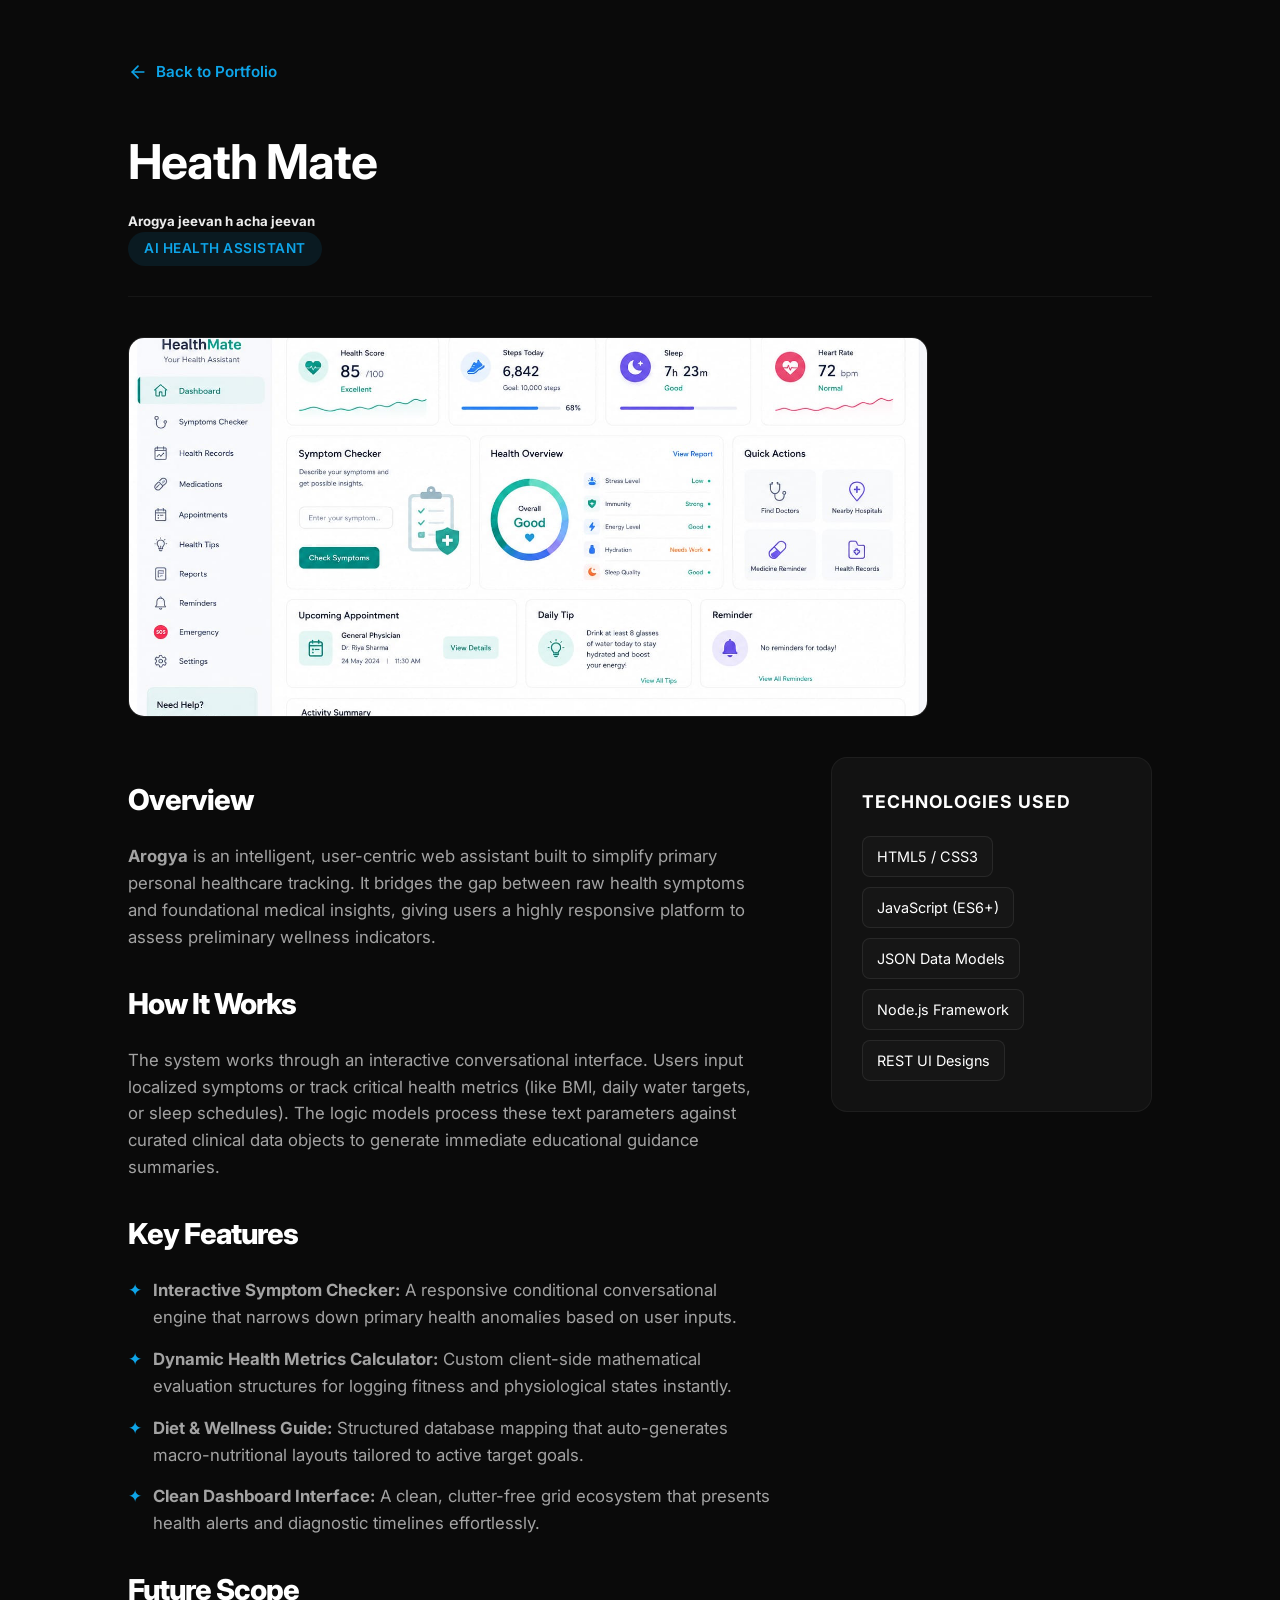
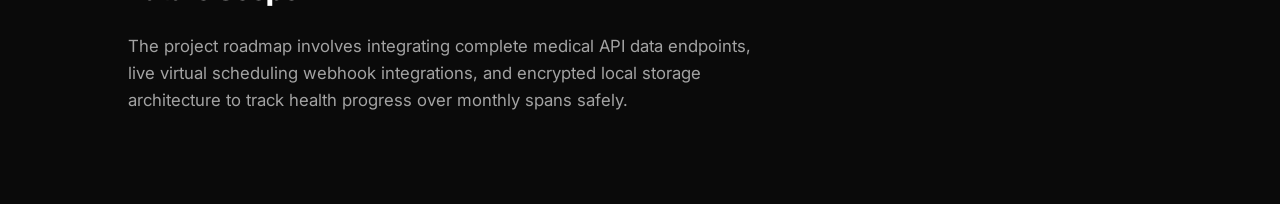
<file: health_detail.html>
<!DOCTYPE html>
<html lang="en">
<head>
    <meta charset="UTF-8">
    <meta name="viewport" content="width=device-width, initial-scale=1.0">
    <title>Arogya | AI Health Assistant Detail</title>
    <link rel="stylesheet" href="style.css">
    <style>
        @import url('https://fonts.googleapis.com/css2?family=Inter:wght@300;400;500;600;700&display=swap');
        
        * {
            margin: 0;
            padding: 0;
            box-sizing: border-box;
            font-family: 'Inter', sans-serif;
        }

        body {
            background-color: #0a0a0a;
            color: #ededed;
            padding: 60px 10%;
            line-height: 1.6;
        }

        .back-btn {
            display: inline-flex;
            align-items: center;
            gap: 8px;
            color: #0ea5e9; /* Premium Medical/Tech Cyan-Blue Accent */
            text-decoration: none;
            font-size: 0.95rem;
            font-weight: 600;
            margin-bottom: 40px;
            transition: transform 0.2s ease;
        }

        .back-btn:hover {
            transform: translateX(-4px);
        }

        .project-header {
            margin-bottom: 40px;
            border-bottom: 1px solid rgba(255, 255, 255, 0.05);
            padding-bottom: 30px;
        }

        .project-title {
            font-size: 3rem;
            font-weight: 700;
            color: #fff;
            letter-spacing: -1px;
            margin-bottom: 10px;
        }

        .project-tag {
            display: inline-block;
            background: rgba(14, 165, 233, 0.1);
            color: #0ea5e9;
            padding: 6px 16px;
            border-radius: 100px;
            font-size: 0.85rem;
            font-weight: 600;
            text-transform: uppercase;
            letter-spacing: 0.5px;
        }

        .project-hero-img {
    width: 100%;
    max-width: 800px;    /* Banner ko hadd se zyada bada hone se rokega */
    height: 380px;       /* Fixed clean gaming standard height */
    object-fit: cover;   /* Image dimensions standard baki rahegi */
    object-position: center;
    border-radius: 16px;
    background-color: #121212;
    border: 1px solid rgba(255, 255, 255, 0.05);
    margin-bottom: 40px;
    display: block;      /* Alignments symmetric rakhne ke liye */
}

        .project-info-grid {
            display: grid;
            grid-template-columns: 2fr 1fr;
            gap: 60px;
        }

        .details-left h2 {
            font-size: 1.8rem;
            color: #fff;
            margin-bottom: 20px;
            margin-top: 20px;
        }

        .details-left p {
            color: #a3a3a3;
            font-size: 1.05rem;
            margin-bottom: 30px;
        }

        .feature-list {
            list-style: none;
            margin-bottom: 30px;
        }

        .feature-list li {
            position: relative;
            padding-left: 25px;
            margin-bottom: 15px;
            color: #a3a3a3;
            font-size: 1.05rem;
        }

        .feature-list li::before {
            content: "✦";
            position: absolute;
            left: 0;
            color: #0ea5e9;
        }

        .tech-box {
            background: #121212;
            border: 1px solid rgba(255, 255, 255, 0.05);
            border-radius: 16px;
            padding: 30px;
            height: fit-content;
        }

        .tech-box h3 {
            font-size: 1.1rem;
            color: #fff;
            margin-bottom: 20px;
            text-transform: uppercase;
            letter-spacing: 1px;
        }

        .tech-tags {
            display: flex;
            flex-wrap: wrap;
            gap: 10px;
        }

        .tech-tag {
            background: #161616;
            border: 1px solid rgba(255, 255, 255, 0.08);
            color: #fff;
            padding: 8px 14px;
            border-radius: 8px;
            font-size: 0.9rem;
        }

        @media (max-width: 768px) {
            body { padding: 40px 6%; }
            .project-title { font-size: 2.2rem; }
            .project-hero-img { height: 250px; }
            .project-info-grid { grid-template-columns: 1fr; gap: 40px; }
        }
    </style>
</head>
<body>

    <!-- Back Button -->
    <a href="index.html" class="back-btn">
        <svg width="20" height="20" viewBox="0 0 24 24" fill="none" stroke="currentColor" stroke-width="2" stroke-linecap="round" stroke-linejoin="round">
            <line x1="19" y1="12" x2="5" y2="12"></line>
            <polyline points="12 19 5 12 12 5"></polyline>
        </svg>
        Back to Portfolio
    </a>

    <!-- Header Section -->
    <header class="project-header">
        <h1 class="project-title">Heath Mate<br><h5>Arogya jeevan h acha jeevan</h5></h1>
        <span class="project-tag">AI Health Assistant</span>
    </header>

    <!-- Project Banner Image -->
    <img src="HM_dash.png" alt="Arogya Project Banner" class="project-hero-img">

    <!-- Detailed Content Layout -->
    <div class="project-info-grid">
        
        <!-- Left Column: Description -->
        <div class="details-left">
            <h2>Overview</h2>
            <p><strong>Arogya</strong> is an intelligent, user-centric web assistant built to simplify primary personal healthcare tracking. It bridges the gap between raw health symptoms and foundational medical insights, giving users a highly responsive platform to assess preliminary wellness indicators.</p>
            
            <h2>How It Works</h2>
            <p>The system works through an interactive conversational interface. Users input localized symptoms or track critical health metrics (like BMI, daily water targets, or sleep schedules). The logic models process these text parameters against curated clinical data objects to generate immediate educational guidance summaries.</p>

            <h2>Key Features</h2>
            <ul class="feature-list">
                <li><strong>Interactive Symptom Checker:</strong> A responsive conditional conversational engine that narrows down primary health anomalies based on user inputs.</li>
                <li><strong>Dynamic Health Metrics Calculator:</strong> Custom client-side mathematical evaluation structures for logging fitness and physiological states instantly.</li>
                <li><strong>Diet & Wellness Guide:</strong> Structured database mapping that auto-generates macro-nutritional layouts tailored to active target goals.</li>
                <li><strong>Clean Dashboard Interface:</strong> A clean, clutter-free grid ecosystem that presents health alerts and diagnostic timelines effortlessly.</li>
            </ul>

            <h2>Future Scope</h2>
            <p>The project roadmap involves integrating complete medical API data endpoints, live virtual scheduling webhook integrations, and encrypted local storage architecture to track health progress over monthly spans safely.</p>
        </div>

        <!-- Right Column: Tech Stack -->
        <div class="tech-box">
            <h3>Technologies Used</h3>
            <div class="tech-tags">
                <span class="tech-tag">HTML5 / CSS3</span>
                <span class="tech-tag">JavaScript (ES6+)</span>
                <span class="tech-tag">JSON Data Models</span>
                <span class="tech-tag">Node.js Framework</span>
                <span class="tech-tag">REST UI Designs</span>
            </div>
        </div>

    </div>

</body>
</html>
</file>
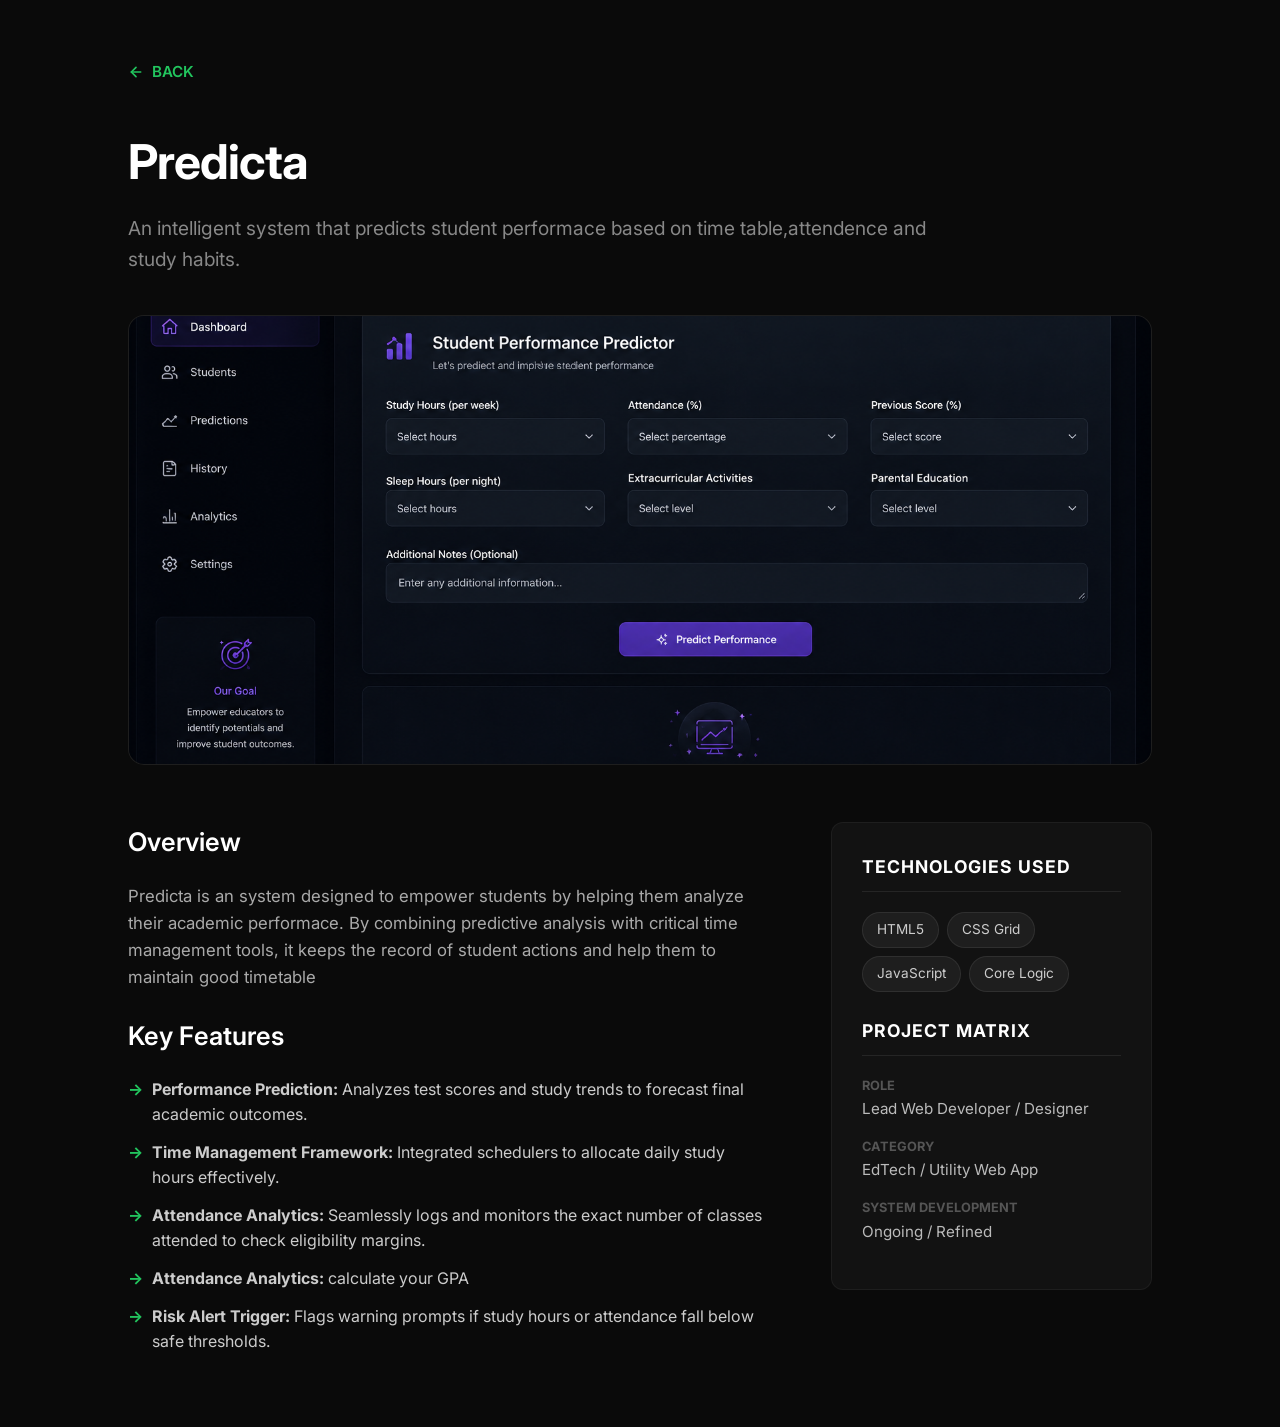
<file: predicta_detail.html>
<!DOCTYPE html>
<html lang="en">
<head>
    <meta charset="UTF-8">
    <meta name="viewport" content="width=device-width, initial-scale=1.0">
    <title>Predicta | Project Details</title>
    <style>
        @import url('https://fonts.googleapis.com/css2?family=Inter:wght@300;400;500;600;700&display=swap');
        
        * {
            margin: 0;
            padding: 0;
            box-sizing: border-box;
            font-family: 'Inter', sans-serif;
        }

        body {
            background-color: #0a0a0a;
            color: #ededed;
            padding: 60px 10%;
            line-height: 1.6;
        }

        .back-btn {
            display: inline-flex;
            align-items: center;
            gap: 8px;
            color: #22c55e;
            text-decoration: none;
            font-size: 0.95rem;
            font-weight: 600;
            margin-bottom: 40px;
            transition: transform 0.2s ease;
        }

        .back-btn:hover {
            transform: translateX(-4px);
        }

        .project-header {
            margin-bottom: 40px;
        }

        .project-header h1 {
            font-size: 3rem;
            font-weight: 700;
            color: #fff;
            letter-spacing: -1px;
            margin-bottom: 12px;
        }

        .tagline {
            font-size: 1.2rem;
            color: #888;
            max-width: 800px;
        }

        .project-hero-img {
            width: 100%;
            height: 450px;
            object-fit: cover;
            border-radius: 16px;
            border: 1px solid rgba(255, 255, 255, 0.05);
            margin-bottom: 50px;
            background-color: #121212;
        }

        .project-info-grid {
            display: grid;
            grid-template-columns: 2fr 1fr;
            gap: 60px;
        }

        @media (max-width: 768px) {
            .project-info-grid {
                grid-template-columns: 1fr;
                gap: 40px;
            }
            .project-hero-img {
                height: 250px;
            }
        }

        .info-section h2 {
            font-size: 1.6rem;
            color: #fff;
            margin-bottom: 20px;
            font-weight: 600;
        }

        .info-section p {
            color: #aaa;
            font-size: 1.05rem;
            margin-bottom: 25px;
        }

        .features-list {
            list-style: none;
        }

        .features-list li {
            position: relative;
            padding-left: 24px;
            margin-bottom: 12px;
            color: #ccc;
        }

        .features-list li::before {
            content: "→";
            position: absolute;
            left: 0;
            color: #22c55e;
            font-weight: bold;
        }

        .sidebar-box {
            background-color: #121212;
            border: 1px solid rgba(255, 255, 255, 0.05);
            border-radius: 12px;
            padding: 30px;
            height: fit-content;
        }

        .sidebar-box h3 {
            font-size: 1.1rem;
            text-transform: uppercase;
            letter-spacing: 1px;
            color: #fff;
            margin-bottom: 20px;
            border-bottom: 1px solid rgba(255,255,255,0.08);
            padding-bottom: 10px;
        }

        .tech-tags {
            display: flex;
            flex-wrap: wrap;
            gap: 8px;
            margin-bottom: 25px;
        }

        .tag {
            background: rgba(255, 255, 255, 0.05);
            border: 1px solid rgba(255, 255, 255, 0.08);
            padding: 6px 14px;
            border-radius: 100px;
            font-size: 0.85rem;
            color: #ccc;
        }

        .meta-item {
            margin-bottom: 15px;
        }

        .meta-label {
            font-size: 0.8rem;
            text-transform: uppercase;
            color: #555;
            font-weight: 700;
            display: block;
        }

        .meta-value {
            font-size: 0.95rem;
            color: #bbb;
        }
    </style>
</head>
<body>

    <!-- BACK BUTTON -->
    <a href="index.html" class="back-btn">
        <svg width="16" height="16" viewBox="0 0 24 24" fill="none" stroke="currentColor" stroke-width="2.5" stroke-linecap="round" stroke-linejoin="round"><line x1="19" y1="12" x2="5" y2="12"></line><polyline points="12 19 5 12 12 5"></polyline></svg>
         BACK
    </a>

    <!-- HEADER -->
    <header class="project-header">
        <h1>Predicta</h1>
        <p class="tagline">An intelligent system that predicts student performace based on time table,attendence and study habits.</p>
    </header>

    <!-- BANNER IMAGE -->
    <img src="predict dashboard.png" alt="Predicta Banner" class="project-hero-img">

    <!-- MAIN GRID CONTAINER -->
    <div class="project-info-grid">
        
        <!-- LEFT SIDE: DESCRIPTION & FEATURES -->
        <div class="info-section">
            <h2>Overview</h2>
            <p>Predicta is an  system designed to empower students by helping them analyze  their academic performace. By combining predictive analysis with critical time management tools, it keeps the record of student actions and help them to maintain good timetable</p>
            
            <h2>Key Features</h2>
            <ul class="features-list">
                <li><strong>Performance Prediction:</strong> Analyzes test scores and study trends to forecast final academic outcomes.</li>
                <li><strong>Time Management Framework:</strong> Integrated schedulers to allocate daily study hours effectively.</li>
                <li><strong>Attendance Analytics:</strong> Seamlessly logs and monitors the exact number of classes attended to check eligibility margins.</li>
                <li><strong>Attendance Analytics:</strong> calculate your GPA</li>
                <li><strong>Risk Alert Trigger:</strong> Flags warning prompts if study hours or attendance fall below safe thresholds.</li>
            </ul>
        </div>

        <!-- RIGHT SIDE: SPECIFICATIONS SIDEBAR -->
        <div class="sidebar-box">
            <h3>Technologies Used</h3>
            <div class="tech-tags">
                <span class="tag">HTML5</span>
                <span class="tag">CSS Grid</span>
                <span class="tag">JavaScript</span>
                <span class="tag">Core Logic</span>
            </div>

            <h3>Project Matrix</h3>
            <div class="meta-item">
                <span class="meta-label">Role</span>
                <span class="meta-value">Lead Web Developer / Designer</span>
            </div>
            <div class="meta-item">
                <span class="meta-label">Category</span>
                <span class="meta-value">EdTech / Utility Web App</span>
            </div>
            <div class="meta-item">
                <span class="meta-label">System Development</span>
                <span class="meta-value">Ongoing / Refined</span>
            </div>
        </div>

    </div>

</body>
</html>
</file>
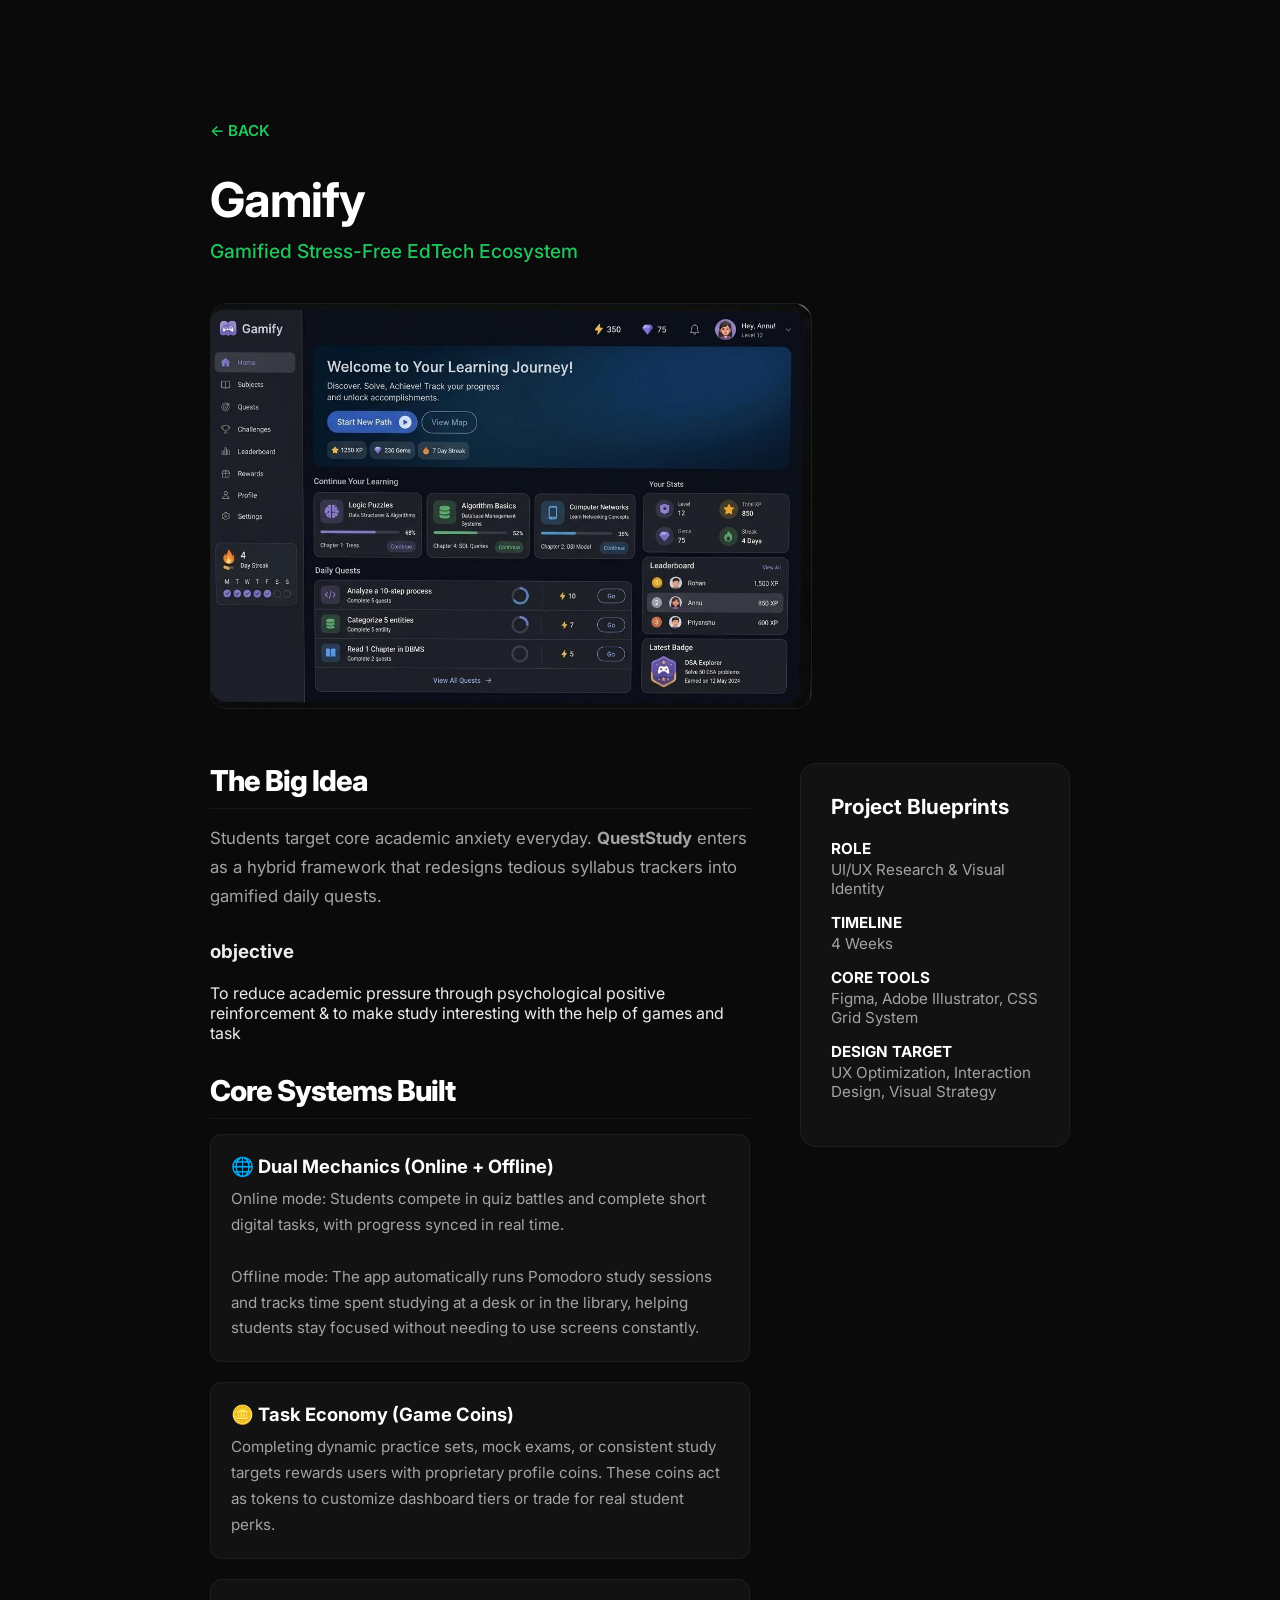
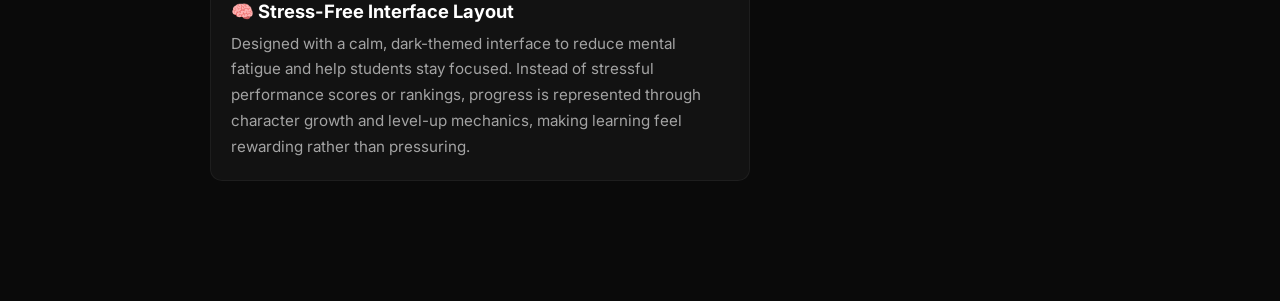
<file: project_detail.html>
<!DOCTYPE html>
<html lang="en">
<head>
    <meta charset="UTF-8">
    <meta name="viewport" content="width=device-width, initial-scale=1.0">
    <title>Project Detail | Gamified Study Platform</title>
    <link rel="stylesheet" href="style.css">
    <style>
        .detail-wrapper {
            max-width: 900px;
            margin: 120px auto 100px auto;
            padding: 0 20px;
        }
        .back-link {
            color: #22c55e;
            text-decoration: none;
            font-size: 0.95rem;
            font-weight: 600;
            display: inline-block;
            margin-bottom: 30px;
            transition: transform 0.2s ease;
        }
        .back-link:hover {
            transform: translateX(-5px);
        }
        .project-header h1 {
            font-size: 3rem;
            font-weight: 700;
            letter-spacing: -1px;
            color: #fff;
            margin-bottom: 10px;
        }
        .project-subtitle {
            font-size: 1.2rem;
            color: #22c55e;
            margin-bottom: 40px;
            font-weight: 500;
        }
        .main-showcase-img {
    width: 70%;
    height: auto;
    border-radius: 16px;
    border: 1px solid rgba(255, 255, 255, 0.08);
    margin-bottom: 50px;
}
        
        .info-grid {
            display: grid;
            grid-template-columns: 2fr 1fr;
            gap: 50px;
            margin-bottom: 60px;
        }
        @media (max-w: 768px) {
            .info-grid { grid-template-columns: 1fr; gap: 30px; }
        }
        .info-left h2 {
            font-size: 1.8rem;
            margin-bottom: 15px;
            color: #fff;
            border-bottom: 1px solid rgba(255, 255, 255, 0.05);
            padding-bottom: 10px;
        }
        .info-left p {
            color: #a3a3a3;
            line-height: 1.7;
            font-size: 1.05rem;
            margin-bottom: 30px;
        }
        .feature-box {
            background: #121212;
            border: 1px solid rgba(255, 255, 255, 0.05);
            padding: 20px;
            border-radius: 12px;
            margin-bottom: 20px;
        }
        .feature-box h4 {
            color: #fff;
            font-size: 1.15rem;
            margin-bottom: 8px;
            display: flex;
            align-items: center;
            gap: 10px;
        }
        .info-right {
            background: #121212;
            border: 1px solid rgba(255, 255, 255, 0.05);
            padding: 30px;
            border-radius: 16px;
            height: fit-content;
        }
        .info-right h3 {
            color: #fff;
            margin-bottom: 20px;
            font-size: 1.3rem;
        }
        .meta-list {
            list-style: none;
        }
        .meta-list li {
            margin-bottom: 15px;
            font-size: 0.95rem;
            color: #a3a3a3;
        }
        .meta-list li strong {
            color: #fff;
            display: block;
            margin-bottom: 2px;
        }
    </style>
</head>
<body>

    <div class="detail-wrapper">
        <a href="index.html" class="back-link">← BACK</a>

        <div class="project-header">
            <h1>Gamify</h1>
            <p class="project-subtitle">Gamified Stress-Free EdTech Ecosystem</p>
        </div>

        <img src="gamified.png" alt="gamify Dashboard" class="main-showcase-img">

        <div class="info-grid">
            
            <div class="info-left">
                <h2>The Big Idea</h2>
                <p>
                    Students target core academic anxiety everyday. <strong>QuestStudy</strong> enters as a hybrid framework that redesigns tedious syllabus trackers into gamified daily quests.<br> <h3>objective</h3><br> To reduce academic pressure through psychological positive reinforcement & to make study interesting with the help of games and task
                </p>

                <h2>Core Systems Built</h2>
                
                <div class="feature-box">
                    <h4>🌐 Dual Mechanics (Online + Offline)</h4>
                    <p style="font-size: 0.95rem; margin-bottom: 0;">Online mode: Students compete in quiz battles and complete short digital tasks, with progress synced in real time.<br><br>

Offline mode: The app automatically runs Pomodoro study sessions and tracks time spent studying at a desk or in the library, helping students stay focused without needing to use screens constantly.
</p>
                </div>

                <div class="feature-box">
                    <h4>🪙 Task Economy (Game Coins)</h4>
                    <p style="font-size: 0.95rem; margin-bottom: 0;">Completing dynamic practice sets, mock exams, or consistent study targets rewards users with proprietary profile coins. These coins act as tokens to customize dashboard tiers or trade for real student perks.</p>
                </div>

                <div class="feature-box">
                    <h4>🧠 Stress-Free Interface Layout</h4>
                    <p style="font-size: 0.95rem; margin-bottom: 0;">Designed with a calm, dark-themed interface to reduce mental fatigue and help students stay focused. Instead of stressful performance scores or rankings, progress is represented through character growth and level-up mechanics, making learning feel rewarding rather than pressuring.
</p>
                </div>
            </div>

            <div class="info-right">
                <h3>Project Blueprints</h3>
                <ul class="meta-list">
                    <li>
                        <strong>ROLE</strong>
                        UI/UX Research & Visual Identity
                    </li>
                    <li>
                        <strong>TIMELINE</strong>
                        4 Weeks 
                    </li>
                    <li>
                        <strong>CORE TOOLS</strong>
                        Figma, Adobe Illustrator, CSS Grid System
                    </li>
                    <li>
                        <strong>DESIGN TARGET</strong>
                        UX Optimization, Interaction Design, Visual Strategy
                    </li>
                </ul>
            </div>

        </div>
    </div>

</body>
</html>
<!-- --- SMOOTH SCROLL FOR TABS --- */
html {
    scroll-behavior: smooth; /* Isse tabs par click karne par smoothly screen niche aayegi */
}

/* --- HERO VIDEO STYLING --- */
.hero {
    position: relative;
    width: 100%;
    height: 80vh; /* Screen ki height ke hisab se setup */
    display: flex;
    align-items: center;
    justify-content: center;
    overflow: hidden;
    padding: 0;
}

.hero-video {
    position: absolute;
    top: 50%;
    left: 50%;
    min-width: 100%;
    min-height: 100%;
    width: auto;
    height: auto;
    transform: translate(-50%, -50%);
    z-index: 1;
    object-fit: cover;
    opacity: 0.4; /* Video ko halka dark kiya h taki text saaf dikhe */
}

.hero-content {
    position: relative;
    z-index: 2; /* Text video ke upar dikhega */
    text-align: center;
    padding: 20px;
}-->
</file>
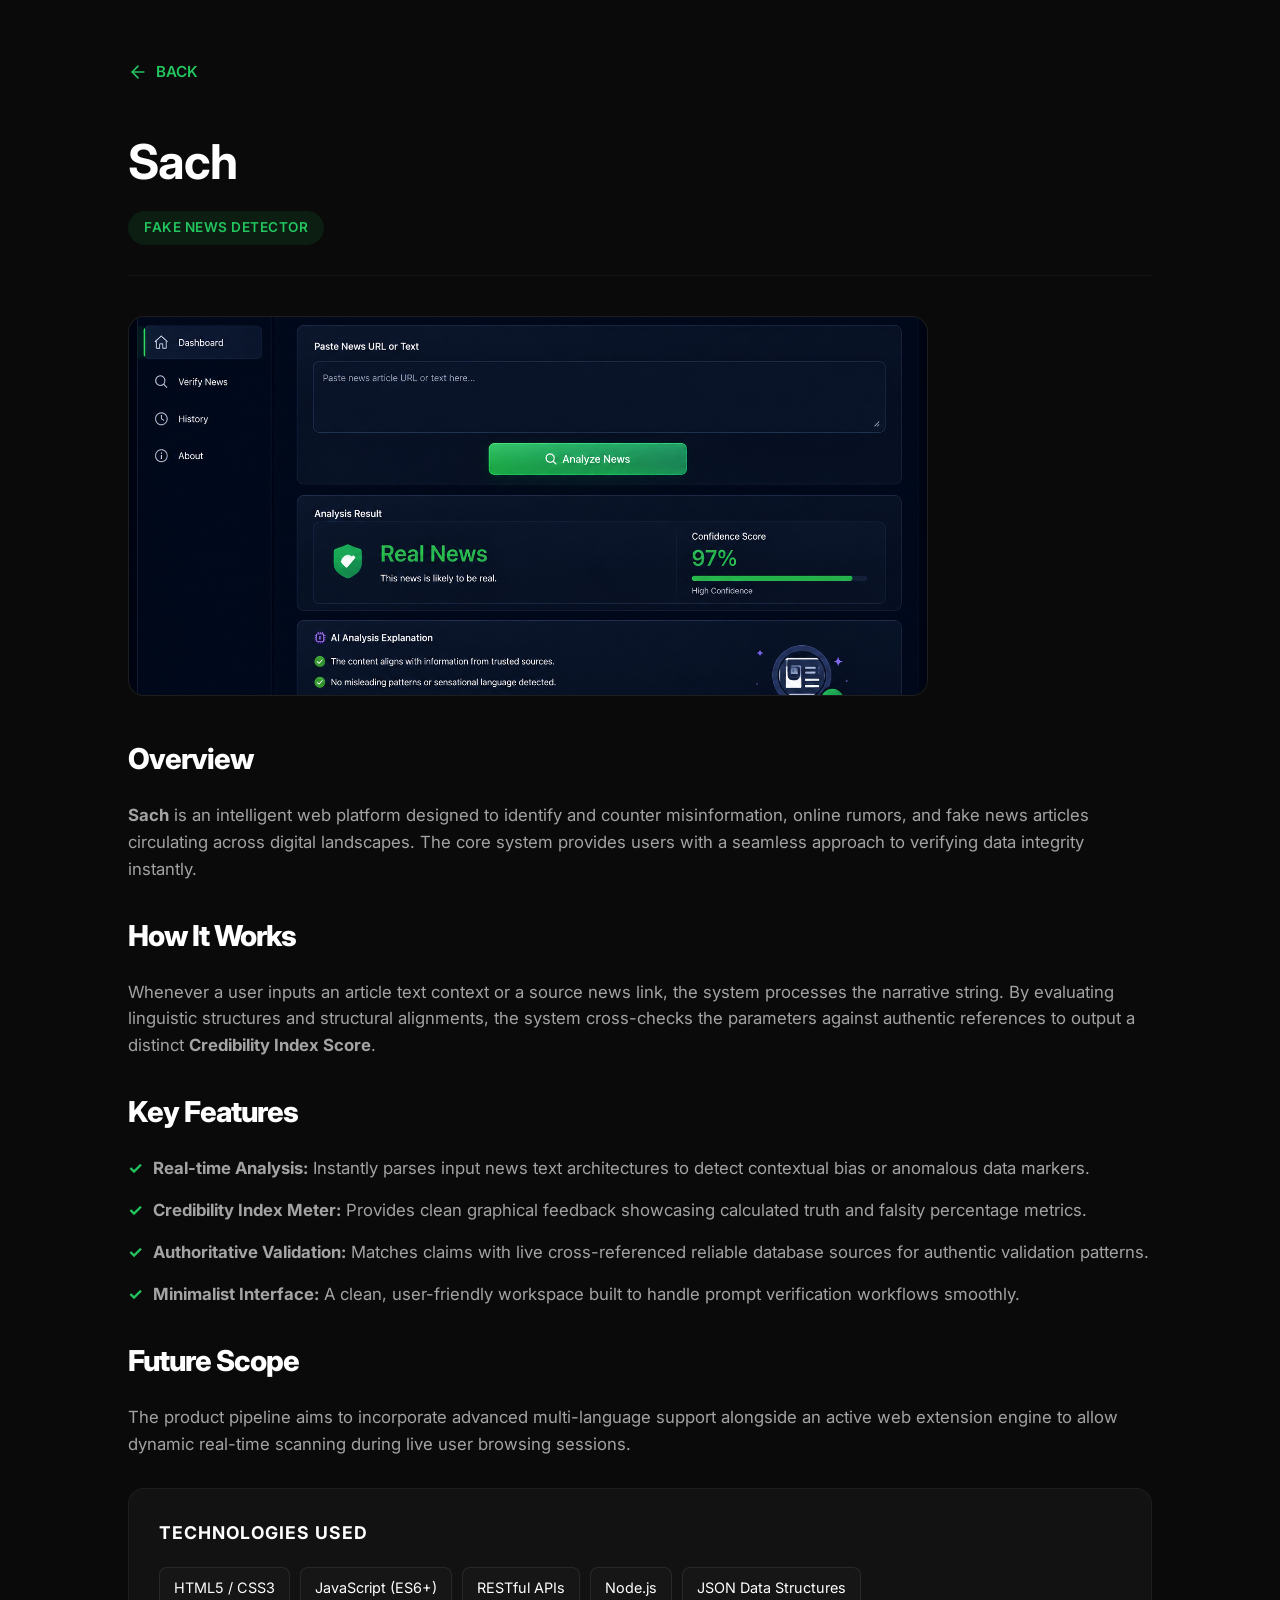
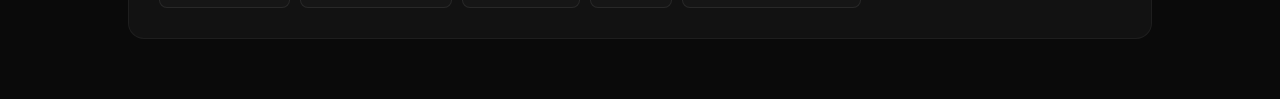
<file: sach_detail.html>
<!DOCTYPE html>
<html lang="en">
<head>
    <meta charset="UTF-8">
    <meta name="viewport" content="width=device-width, initial-scale=1.0">
    <title>Sach | Fake News Detector Detail</title>
    <link rel="stylesheet" href="style.css">
    <style>
        @import url('https://fonts.googleapis.com/css2?family=Inter:wght@300;400;500;600;700&display=swap');
        
        * {
            margin: 0;
            padding: 0;
            box-sizing: border-box;
            font-family: 'Inter', sans-serif;
        }

        body {
            background-color: #0a0a0a;
            color: #ededed;
            padding: 60px 10%;
            line-height: 1.6;
        }

        .back-btn {
            display: inline-flex;
            align-items: center;
            gap: 8px;
            color: #22c55e; /* Premium Green Accent */
            text-decoration: none;
            font-size: 0.95rem;
            font-weight: 600;
            margin-bottom: 40px;
            transition: transform 0.2s ease;
        }

        .back-btn:hover {
            transform: translateX(-4px);
        }

        .project-header {
            margin-bottom: 40px;
            border-bottom: 1px solid rgba(255, 255, 255, 0.05);
            padding-bottom: 30px;
        }

        .project-title {
            font-size: 3rem;
            font-weight: 700;
            color: #fff;
            letter-spacing: -1px;
            margin-bottom: 10px;
        }

        .project-tag {
            display: inline-block;
            background: rgba(34, 197, 94, 0.1);
            color: #22c55e;
            padding: 6px 16px;
            border-radius: 100px;
            font-size: 0.85rem;
            font-weight: 600;
            text-transform: uppercase;
            letter-spacing: 0.5px;
        }

        .project-hero-img {
    width: 100%;
    max-width: 800px;    /* Banner ko hadd se zyada bada hone se rokega */
    height: 380px;       /* Fixed clean gaming standard height */
    object-fit: cover;   /* Image dimensions standard baki rahegi */
    object-position: center;
    border-radius: 16px;
    background-color: #121212;
    border: 1px solid rgba(255, 255, 255, 0.05);
    margin-bottom: 40px;
    display: block;      /* Alignments symmetric rakhne ke liye */
}
        }

        .project-info-grid {
            display: grid;
            grid-template-columns: 2fr 1fr;
            gap: 60px;
        }

        .details-left h2 {
            font-size: 1.8rem;
            color: #fff;
            margin-bottom: 20px;
            margin-top: 20px;
        }

        .details-left p {
            color: #a3a3a3;
            font-size: 1.05rem;
            margin-bottom: 30px;
        }

        .feature-list {
            list-style: none;
            margin-bottom: 30px;
        }

        .feature-list li {
            position: relative;
            padding-left: 25px;
            margin-bottom: 15px;
            color: #a3a3a3;
            font-size: 1.05rem;
        }

        .feature-list li::before {
            content: "✓";
            position: absolute;
            left: 0;
            color: #22c55e;
            font-weight: bold;
        }

        .tech-box {
            background: #121212;
            border: 1px solid rgba(255, 255, 255, 0.05);
            border-radius: 16px;
            padding: 30px;
            height: fit-content;
        }

        .tech-box h3 {
            font-size: 1.1rem;
            color: #fff;
            margin-bottom: 20px;
            text-transform: uppercase;
            letter-spacing: 1px;
        }

        .tech-tags {
            display: flex;
            flex-wrap: wrap;
            gap: 10px;
        }

        .tech-tag {
            background: #161616;
            border: 1px solid rgba(255, 255, 255, 0.08);
            color: #fff;
            padding: 8px 14px;
            border-radius: 8px;
            font-size: 0.9rem;
        }

        @media (max-width: 768px) {
            body { padding: 40px 6%; }
            .project-title { font-size: 2.2rem; }
            .project-hero-img { height: 250px; }
            .project-info-grid { grid-template-columns: 1fr; gap: 40px; }
        }
    </style>
</head>
<body>

    <!-- Back Button -->
    <a href="index.html" class="back-btn">
        <svg width="20" height="20" viewBox="0 0 24 24" fill="none" stroke="currentColor" stroke-width="2" stroke-linecap="round" stroke-linejoin="round">
            <line x1="19" y1="12" x2="5" y2="12"></line>
            <polyline points="12 19 5 12 12 5"></polyline>
        </svg>
        BACK
    </a>

    <!-- Header Section -->
    <header class="project-header">
        <h1 class="project-title">Sach</h1>
        <span class="project-tag">Fake News Detector</span>
    </header>

    <!-- Project Banner Image -->
    <img src="sach dash.png" alt="Sach Project Banner" class="project-hero-img">

    <!-- Detailed Content Layout -->
    <div class="project-info-grid">
        
        <!-- Left Column: Description -->
        <div class="details-left">
            <h2>Overview</h2>
            <p><strong>Sach</strong> is an intelligent web platform designed to identify and counter misinformation, online rumors, and fake news articles circulating across digital landscapes. The core system provides users with a seamless approach to verifying data integrity instantly.</p>
            
            <h2>How It Works</h2>
            <p>Whenever a user inputs an article text context or a source news link, the system processes the narrative string. By evaluating linguistic structures and structural alignments, the system cross-checks the parameters against authentic references to output a distinct <strong>Credibility Index Score</strong>.</p>

            <h2>Key Features</h2>
            <ul class="feature-list">
                <li><strong>Real-time Analysis:</strong> Instantly parses input news text architectures to detect contextual bias or anomalous data markers.</li>
                <li><strong>Credibility Index Meter:</strong> Provides clean graphical feedback showcasing calculated truth and falsity percentage metrics.</li>
                <li><strong>Authoritative Validation:</strong> Matches claims with live cross-referenced reliable database sources for authentic validation patterns.</li>
                <li><strong>Minimalist Interface:</strong> A clean, user-friendly workspace built to handle prompt verification workflows smoothly.</li>
            </ul>

            <h2>Future Scope</h2>
            <p>The product pipeline aims to incorporate advanced multi-language support alongside an active web extension engine to allow dynamic real-time scanning during live user browsing sessions.</p>
        </div>

        <!-- Right Column: Tech Stack -->
        <div class="tech-box">
            <h3>Technologies Used</h3>
            <div class="tech-tags">
                <span class="tech-tag">HTML5 / CSS3</span>
                <span class="tech-tag">JavaScript (ES6+)</span>
                <span class="tech-tag">RESTful APIs</span>
                <span class="tech-tag">Node.js</span>
                <span class="tech-tag">JSON Data Structures</span>
            </div>
        </div>

    </div>

</body>
</html>
</file>
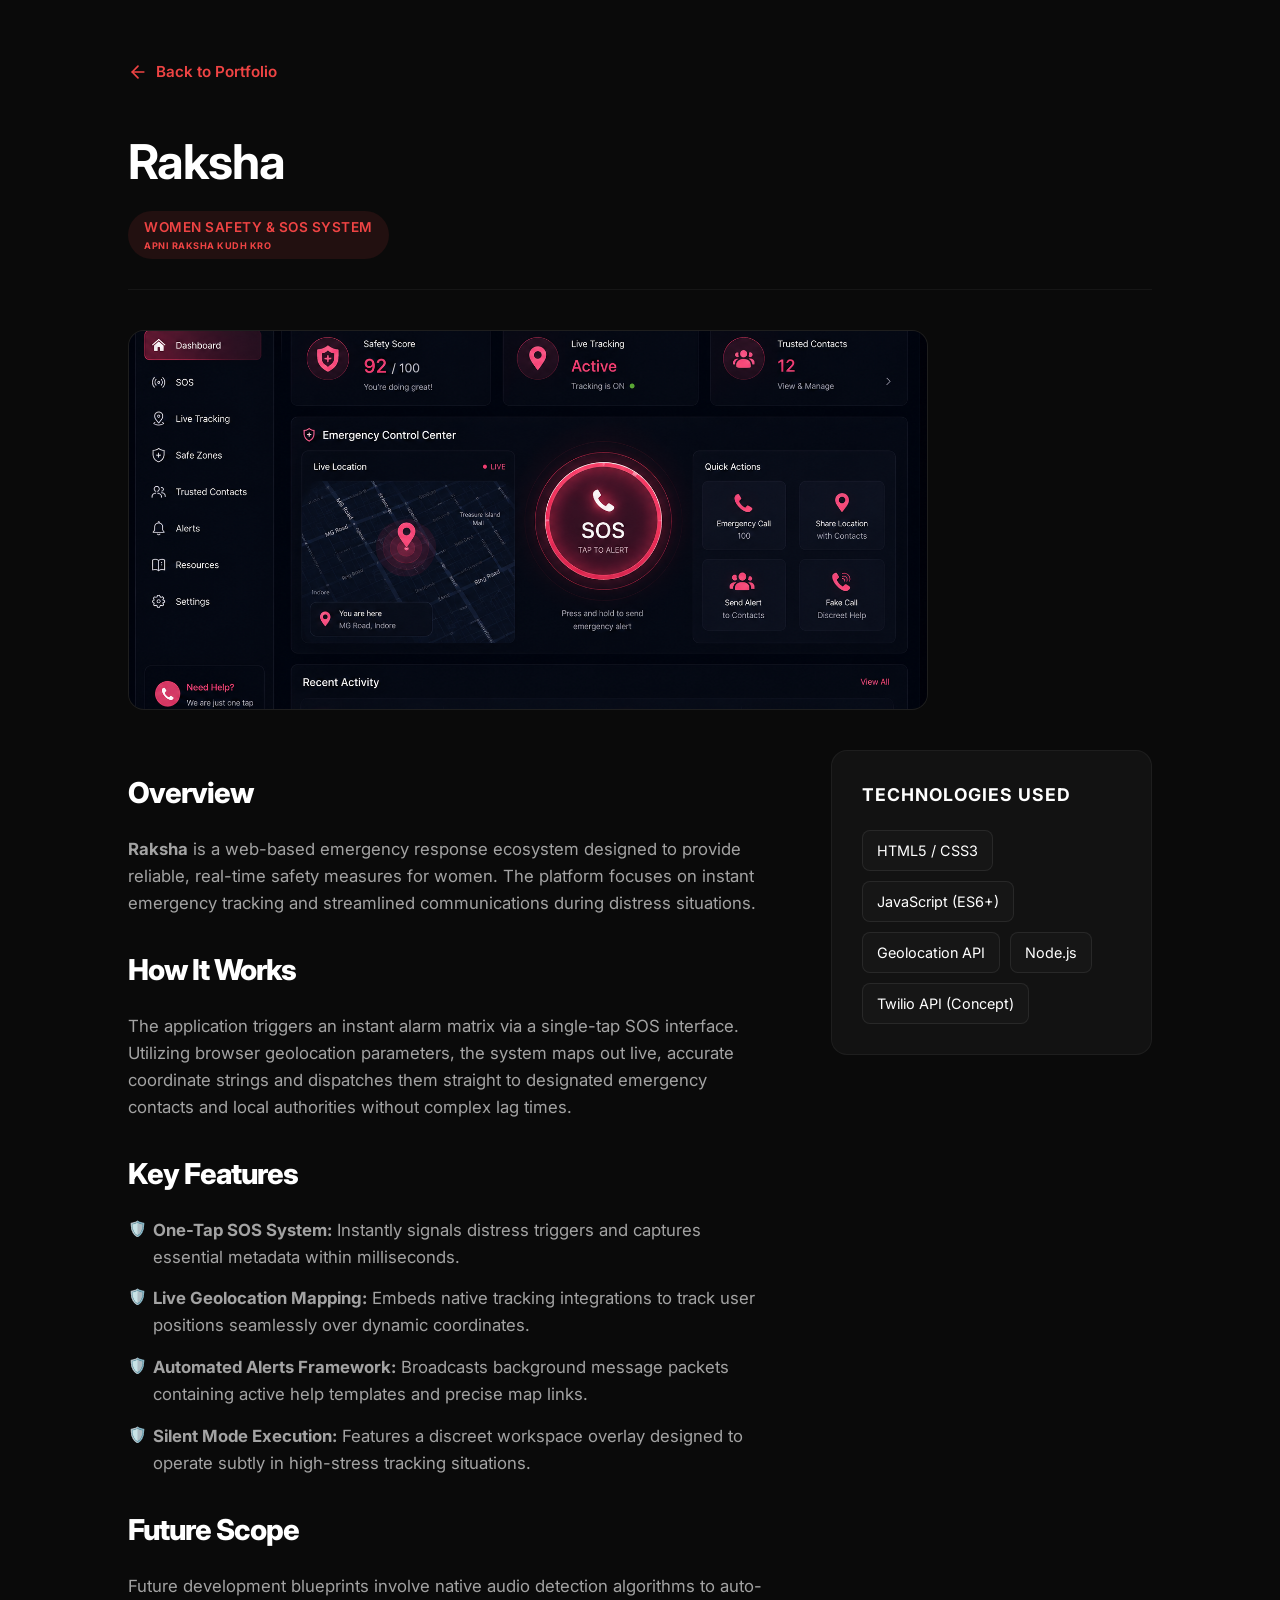
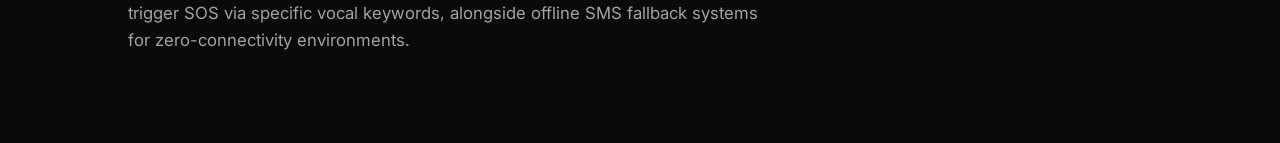
<file: safety_detail.html>
<!DOCTYPE html>
<html lang="en">
<head>
    <meta charset="UTF-8">
    <meta name="viewport" content="width=device-width, initial-scale=1.0">
    <title>Raksha | Women Safety App Detail</title>
    <link rel="stylesheet" href="style.css">
    <style>
        @import url('https://fonts.googleapis.com/css2?family=Inter:wght@300;400;500;600;700&display=swap');
        
        * {
            margin: 0;
            padding: 0;
            box-sizing: border-box;
            font-family: 'Inter', sans-serif;
        }

        body {
            background-color: #0a0a0a;
            color: #ededed;
            padding: 60px 10%;
            line-height: 1.6;
        }

        .back-btn {
            display: inline-flex;
            align-items: center;
            gap: 8px;
            color: #ef4444; /* High-visibility warning/safety red accent */
            text-decoration: none;
            font-size: 0.95rem;
            font-weight: 600;
            margin-bottom: 40px;
            transition: transform 0.2s ease;
        }

        .back-btn:hover {
            transform: translateX(-4px);
        }

        .project-header {
            margin-bottom: 40px;
            border-bottom: 1px solid rgba(255, 255, 255, 0.05);
            padding-bottom: 30px;
        }

        .project-title {
            font-size: 3rem;
            font-weight: 700;
            color: #fff;
            letter-spacing: -1px;
            margin-bottom: 10px;
        }

        .project-tag {
            display: inline-block;
            background: rgba(239, 68, 68, 0.1);
            color: #ef4444;
            padding: 6px 16px;
            border-radius: 100px;
            font-size: 0.85rem;
            font-weight: 600;
            text-transform: uppercase;
            letter-spacing: 0.5px;
        }

       
        .project-hero-img {
    width: 100%;
    max-width: 800px;    /* Banner ko hadd se zyada bada hone se rokega */
    height: 380px;       /* Fixed clean gaming standard height */
    object-fit: cover;   /* Image dimensions standard baki rahegi */
    object-position: center;
    border-radius: 16px;
    background-color: #121212;
    border: 1px solid rgba(255, 255, 255, 0.05);
    margin-bottom: 40px;
    display: block;      /* Alignments symmetric rakhne ke liye */
}

        .project-info-grid {
            display: grid;
            grid-template-columns: 2fr 1fr;
            gap: 60px;
        }

        .details-left h2 {
            font-size: 1.8rem;
            color: #fff;
            margin-bottom: 20px;
            margin-top: 20px;
        }

        .details-left p {
            color: #a3a3a3;
            font-size: 1.05rem;
            margin-bottom: 30px;
        }

        .feature-list {
            list-style: none;
            margin-bottom: 30px;
        }

        .feature-list li {
            position: relative;
            padding-left: 25px;
            margin-bottom: 15px;
            color: #a3a3a3;
            font-size: 1.05rem;
        }

        .feature-list li::before {
            content: "🛡️";
            position: absolute;
            left: 0;
            font-size: 0.95rem;
        }

        .tech-box {
            background: #121212;
            border: 1px solid rgba(255, 255, 255, 0.05);
            border-radius: 16px;
            padding: 30px;
            height: fit-content;
        }

        .tech-box h3 {
            font-size: 1.1rem;
            color: #fff;
            margin-bottom: 20px;
            text-transform: uppercase;
            letter-spacing: 1px;
        }

        .tech-tags {
            display: flex;
            flex-wrap: wrap;
            gap: 10px;
        }

        .tech-tag {
            background: #161616;
            border: 1px solid rgba(255, 255, 255, 0.08);
            color: #fff;
            padding: 8px 14px;
            border-radius: 8px;
            font-size: 0.9rem;
        }

        @media (max-width: 768px) {
            body { padding: 40px 6%; }
            .project-title { font-size: 2.2rem; }
            .project-hero-img { height: 250px; }
            .project-info-grid { grid-template-columns: 1fr; gap: 40px; }
        }
    </style>
</head>
<body>

    <!-- Back Button -->
    <a href="index.html" class="back-btn">
        <svg width="20" height="20" viewBox="0 0 24 24" fill="none" stroke="currentColor" stroke-width="2" stroke-linecap="round" stroke-linejoin="round">
            <line x1="19" y1="12" x2="5" y2="12"></line>
            <polyline points="12 19 5 12 12 5"></polyline>
        </svg>
        Back to Portfolio
    </a>

    <!-- Header Section -->
    <header class="project-header">
        <h1 class="project-title">Raksha</h1>
        <span class="project-tag">Women Safety & SOS System <br><h6>apni raksha kudh kro</h6></span>
    </header>

    <!-- Project Banner Image -->
    <img src="raks_dashboard.png" alt="Raksha Safety App Banner" class="project-hero-img">

    <!-- Detailed Content Layout -->
    <div class="project-info-grid">
        
        <!-- Left Column: Description -->
        <div class="details-left">
            <h2>Overview</h2>
            <p><strong>Raksha</strong> is a web-based emergency response ecosystem designed to provide reliable, real-time safety measures for women. The platform focuses on instant emergency tracking and streamlined communications during distress situations.</p>
            
            <h2>How It Works</h2>
            <p>The application triggers an instant alarm matrix via a single-tap SOS interface. Utilizing browser geolocation parameters, the system maps out live, accurate coordinate strings and dispatches them straight to designated emergency contacts and local authorities without complex lag times.</p>

            <h2>Key Features</h2>
            <ul class="feature-list">
                <li><strong>One-Tap SOS System:</strong> Instantly signals distress triggers and captures essential metadata within milliseconds.</li>
                <li><strong>Live Geolocation Mapping:</strong> Embeds native tracking integrations to track user positions seamlessly over dynamic coordinates.</li>
                <li><strong>Automated Alerts Framework:</strong> Broadcasts background message packets containing active help templates and precise map links.</li>
                <li><strong>Silent Mode Execution:</strong> Features a discreet workspace overlay designed to operate subtly in high-stress tracking situations.</li>
            </ul>

            <h2>Future Scope</h2>
            <p>Future development blueprints involve native audio detection algorithms to auto-trigger SOS via specific vocal keywords, alongside offline SMS fallback systems for zero-connectivity environments.</p>
        </div>

        <!-- Right Column: Tech Stack -->
        <div class="tech-box">
            <h3>Technologies Used</h3>
            <div class="tech-tags">
                <span class="tech-tag">HTML5 / CSS3</span>
                <span class="tech-tag">JavaScript (ES6+)</span>
                <span class="tech-tag">Geolocation API</span>
                <span class="tech-tag">Node.js</span>
                <span class="tech-tag">Twilio API (Concept)</span>
            </div>
        </div>

    </div>

</body>
</html>
</file>
<file: style.css>
/* ==========================================================================
1. GOOGLE FONTS & GLOBAL RESET
   ========================================================================== */
@import url('https://fonts.googleapis.com/css2?family=Inter:wght@300;400;500;600;700;800&family=Orbitron:wght@500;700;900&display=swap');

html {
    scroll-behavior: smooth;
}

* {
    margin: 0;
    padding: 0;
    box-sizing: border-box;
    font-family: 'Inter', -apple-system, BlinkMacSystemFont, "Segoe UI", Roboto, Helvetica, Arial, sans-serif !important;
    transition: font-family 0.3s ease, background-color 0.4s ease, border-color 0.4s ease;
}

/* ==========================================================================
   SHIVANSH MATRIX PRELOADER STYLING (image_e32fe7.png)
   ========================================================================== */
#matrix-preloader {
    position: fixed;
    top: 0;
    left: 0;
    width: 100vw;
    height: 100vh;
    background-color: #000000;
    z-index: 999999; /* Sabse upar screen block */
    display: flex;
    justify-content: center;
    align-items: center;
    overflow: hidden;
    transition: opacity 0.6s cubic-bezier(0.16, 1, 0.3, 1), 
                visibility 0.6s ease;
}

#matrix-canvas {
    position: absolute;
    top: 0;
    left: 0;
    width: 100%;
    height: 100%;
    opacity: 0.15; /* Faint matrix digital rain effect */
    pointer-events: none;
}

.loader-interface {
    position: relative;
    z-index: 10;
    display: flex;
    flex-direction: column;
    align-items: center;
    text-align: center;
    width: 90%;
    max-width: 450px;
}

#loader-percentage {
    font-family: 'Inter', sans-serif !important;
    font-size: clamp(4.5rem, 15vw, 6.5rem);
    font-weight: 800; /* Chunky extra bold giant numbers */
    color: #ffffff;
    line-height: 1;
    letter-spacing: -2px;
    margin-bottom: 5px;
}

#loader-cypher {
    font-family: 'Orbitron', monospace !important;
    font-size: 0.85rem;
    font-weight: 700;
    color: #00ffcc; /* Cyan cyber code line */
    letter-spacing: 6px;
    text-transform: uppercase;
    margin-bottom: 40px;
    height: 20px;
}

.loader-progress-track {
    width: 180px;
    height: 2px;
    background-color: rgba(255, 255, 255, 0.05);
    border-radius: 2px;
    overflow: hidden;
}

#loader-progress-bar {
    width: 0%;
    height: 100%;
    background-color: #0055ff; /* Blue layout timeline bar */
    box-shadow: 0 0 10px #0055ff;
    transition: width 0.1s linear;
}

#matrix-preloader.preloader-hidden {
    opacity: 0;
    visibility: hidden;
    pointer-events: none;
}

/* ==========================================================================
   GAME MODE ACTIVE HONE PAR DYNAMIC FONTS & THEME CHANGES (RHODANIEN OVERRIDE)
   ========================================================================== */
body.game-mode-active * {
    font-family: 'Orbitron', 'Courier New', monospace !important;
}

body.game-mode-active {
    background-color: #030303 !important;
}

body.game-mode-active h1, 
body.game-mode-active h2, 
body.game-mode-active .logo {
    background: linear-gradient(to right, #ff0055, #a855f7, #00ffcc);
    -webkit-background-clip: text;
    -webkit-text-fill-color: transparent;
    text-shadow: 0 0 10px rgba(255, 0, 85, 0.2);
}

body.game-mode-active .card, 
body.game-mode-active .skill-card, 
body.game-mode-active .contact-container {
    border-color: rgba(168, 85, 247, 0.3) !important;
    box-shadow: 0 0 20px rgba(168, 85, 247, 0.15), inset 0 0 10px rgba(0, 255, 204, 0.05) !important;
    background-color: #080808 !important;
}

body {
    background-color: #0a0a0a; 
    color: #ededed;
    padding-top: 0;
    -webkit-font-smoothing: antialiased;
    -moz-osx-font-smoothing: grayscale;
    overflow-x: hidden;
}

/* ==========================================================================
   2. SYSTEM STATUS BAR & NAVIGATION (SHIVANSH STYLE RESIZE)
   ========================================================================== */
.status-bar {
    background-color: #121212;
    border-bottom: 1px solid rgba(255, 255, 255, 0.05);
    padding: 10px 10%;
    display: flex;
    justify-content: space-between;
    font-size: 11px;
    letter-spacing: 1px;
}

.status-active {
    display: flex;
    align-items: center;
    gap: 8px;
    color: #888;
}

.pulse-dot {
    width: 6px;
    height: 6px;
    background-color: #22c55e;
    border-radius: 50%;
    box-shadow: 0 0 8px #22c55e;
}

/* --- PREMIUM NAVBAR STICKY CONTAINER --- */
.navbar {
    position: sticky;
    top: 0;
    width: 100%;
    background-color: rgba(10, 10, 10, 0.75); 
    backdrop-filter: blur(16px);
    -webkit-backdrop-filter: blur(16px);
    display: flex;
    justify-content: space-between;
    align-items: center;
    padding: 20px 10%;
    border-bottom: 1px solid rgba(255, 255, 255, 0.05);
    z-index: 10000;
}

.logo {
    font-weight: 700;
    font-size: 1.2rem;
    letter-spacing: -0.5px;
    color: #fff;
}

.nav-links {
    display: flex;
    align-items: center;
}

.nav-links a {
    color: #888;
    text-decoration: none;
    margin-left: 25px;
    font-size: 0.95rem;
    font-weight: 500;
    transition: all 0.2s ease;
}

.nav-links a:hover {
    color: #fff;
}

/* ==========================================================================
   3. HERO SECTION & PHOTO STYLING (STYLISH DIRECT ON PIC - NO BLACK BOX)
   ========================================================================== */
.hero {
    position: relative;
    width: 100%;
    height: 100vh; 
    display: flex;
    align-items: center;
    justify-content: flex-start; 
    overflow: hidden;
    padding: 0 10%; 
    margin: 0 auto;
    background: radial-gradient(circle at center, rgba(17, 17, 17, 0.2) 0%, #0a0a0a 100%);
}

.hero-video {
    display: none; 
}

.hero-bg-img {
    position: absolute;
    top: 0;
    left: 0;
    width: 100%;
    height: 100%;
    object-fit: cover; 
    z-index: 1;
    opacity: 0.45; 
    pointer-events: none;
}

.hero-content {
    position: relative;
    z-index: 3; 
    text-align: left; 
    max-width: 650px;
}

.hero h1 {
    font-size: clamp(3rem, 6vw, 5rem); 
    font-weight: 800;
    letter-spacing: -2px;
    color: #ffffff;
    margin-bottom: 18px;
    line-height: 1.05;
    text-shadow: 0 4px 20px rgba(0, 0, 0, 0.8), 0 0 40px rgba(0, 0, 0, 0.4); 
}

.hero p {
    font-size: clamp(1.1rem, 2vw, 1.5rem);
    color: #f0f0f0; 
    font-weight: 500;
    line-height: 1.5;
    letter-spacing: -0.2px;
    text-shadow: 0 2px 15px rgba(0, 0, 0, 0.9);
}

/* ==========================================================================
   4. PROJECTS GRID MODERNA (EXACT SHIVANSH FONT & PILL BUTTON)
   ========================================================================== */
h2 {
    font-family: 'Inter', sans-serif !important;
    font-size: 2.2rem;
    font-weight: 800; /* Extra bold layout title */
    letter-spacing: -1px;
    color: #fff;
    margin-bottom: 30px;
}

/* ==========================================================================
   ONE-BY-ONE LAYOUT WITH NO LINES & INTENSE SILVER GLOW
   ========================================================================== */

.projects-section {
    padding: 100px 20px 60px 20px; 
    width: 100%;
    max-width: 1200px;
    margin: 0 auto;
    display: flex;
    flex-direction: column;
    align-items: center; 
}

.projects-section h2 {
    font-size: 2.5rem;
    font-weight: 700;
    color: #fff;
    margin-bottom: 60px;
    text-align: center;
}

/* One by One arrangement */
.projects-grid {
    display: flex;
    flex-direction: column;
    align-items: center; 
    gap: 55px; 
    width: 100%;
    max-width: 800px; 
    margin: 0 auto;
}

/* Kisi bhi tarah ki line ya text decoration ko permanently block kiya */
.project-link {
    width: 100%; 
    text-decoration: none !important;
    color: inherit !important;
    outline: none;
}

/* Card base setup */
.card {
    background-color: #121212;
    border: 1.5px solid rgba(255, 255, 255, 0.15); /* Halqi platinum silver border border default mein */
    border-radius: 20px; 
    padding: 35px; 
    width: 100%;
    transition: all 0.4s cubic-bezier(0.16, 1, 0.3, 1);
    cursor: pointer;
    box-shadow: 0 15px 35px rgba(0, 0, 0, 0.6);
    text-align: left;
    box-sizing: border-box;
}

.card-img {
    width: 100%;
    height: 380px; 
    object-fit: cover;
    border-radius: 12px;
    margin-bottom: 25px;
    background-color: #1a1a1a;
}

.project-title {
    font-size: 1.6rem;
    font-weight: 700;
    color: #fff;
    margin-bottom: 12px;
}

.card p {
    font-size: 1rem;
    color: #b3b3b3;
    line-height: 1.7;
    margin-bottom: 25px;
}

/* KNOW MORE button text look without link behavior */
.learn-btn {
    font-size: 0.9rem;
    font-weight: 700;
    letter-spacing: 1.5px;
    color: rgba(255, 255, 255, 0.7);
    transition: color 0.3s ease;
}

/* ==========================================
   HOVER EFFECT: HULK SILVER LIGHT BOOSTER
   ========================================== */
.project-link:hover .card {
    transform: translateY(-8px); 
    border-color: rgba(255, 255, 255, 0.95); /* Bright Solid Silver line */
    background-color: #161616;
    
    /* Dynamic Multilayer Silver Glow Aura */
    box-shadow: 
        0 0 15px rgba(255, 255, 255, 0.45),   /* Shiniest inner glow */
        0 0 35px rgba(230, 230, 230, 0.35),  /* Spreading silver light */
        0 0 60px rgba(200, 200, 200, 0.2),   /* Outer fade */
        0 40px 70px rgba(0, 0, 0, 0.85);     /* Ground shadow */
}

.project-link:hover .learn-btn {
    color: #ffffff;
    text-shadow: 0 0 8px rgba(255, 255, 255, 0.6);
}

/* Mobile responsive check */
@media (max-width: 768px) {
    .card-img {
        height: 220px;
    }
    .card {
        padding: 22px;
    }
}

/* Base card ki normal state border - Isme bhi thodi silver vibe rakhi hai */
.card {
    background-color: #121212;
    border: 2px solid rgba(225, 225, 225, 0.3); /* Clear silver base line */
    border-radius: 16px;
    padding: 24px;
    width: 100%;
    transition: all 0.35s cubic-bezier(0.16, 1, 0.3, 1);
    cursor: pointer;
    box-shadow: 0 10px 30px rgba(0, 0, 0, 0.5);
    text-align: left;
}

/* HOVER EFFECT: Ultra Intense Hulk Silver Light Glow */
.card:hover {
    transform: translateY(-6px);
    
    /* Border ka color ekdum sharp solid platinum silver ho jayega */
    border-color: rgba(255, 255, 255, 0.95); 
    background-color: #161616;
    
    /* 5-Layer Box Shadow: Isse border ke piche ekdum heavy, failti hui silver light niklegi */
    box-shadow: 
        0 0 15px rgba(255, 255, 255, 0.4),   /* Innermost core glow */
        0 0 30px rgba(220, 220, 220, 0.35),  /* Middle bright silver light */
        0 0 50px rgba(200, 200, 200, 0.25),  /* Outermost wide silver aura */
        0 30px 60px rgba(0, 0, 0, 0.8);      /* Deep bottom shadow for depth */

    /* Extra Booster: Yeh poore card ke elements aur corners ko ek real light emission look dega */
    filter: drop-shadow(0 0 8px rgba(255, 255, 255, 0.15));
}
/* Gol Brand Logo Containers */
.card-img {
    width: 85px;
    height: 85px;
    object-fit: contain;
    border-radius: 50%; 
    margin-bottom: 15px;
    background-color: #181818;
    padding: 10px;
}

.card h3 {
    font-family: 'Inter', sans-serif !important;
    font-size: 1.7rem;
    font-weight: 700;
    color: #fff;
    letter-spacing: -0.5px;
    margin-bottom: 12px;
}

.card p {
    font-family: 'Inter', sans-serif !important;
    font-size: 0.95rem;
    color: #a0a0a0;
    line-height: 1.6;
    margin-bottom: 25px;
}

/* LEARN MORE Pill Capsule Button System */
.learn-more-btn {
    display: inline-block;
    background-color: rgba(255, 255, 255, 0.03);
    color: #ffffff !important;
    text-decoration: none;
    font-family: 'Inter', sans-serif !important;
    font-size: 0.75rem;
    font-weight: 700;
    letter-spacing: 1.5px; 
    text-transform: uppercase; 
    padding: 12px 32px;
    border-radius: 100px; /* Perfect round bar */
    border: 1px solid rgba(255, 255, 255, 0.1);
    transition: all 0.2s ease;
}

.learn-more-btn:hover {
    background-color: #ffffff;
    color: #000000 !important;
    box-shadow: 0 0 20px rgba(255, 255, 255, 0.4);
}

/* ==========================================================================
   5. SKILL UNIVERSE SYSTEM 
   ========================================================================== */
.skills-section {
    padding: 60px 10%;
    max-width: 1200px;
    margin: 0 auto 100px auto;
}

.universe-title {
    font-size: 2.2rem;
    font-weight: 700;
    color: #fff;
    margin-bottom: 25px;
    letter-spacing: -1px;
}

.skills-tabs {
    display: flex;
    gap: 12px;
    margin-bottom: 35px;
    flex-wrap: wrap;
}

.tab-btn {
    background-color: #121212;
    border: 1px solid rgba(255, 255, 255, 0.05);
    color: #888;
    padding: 10px 22px;
    font-size: 0.9rem;
    font-weight: 500;
    border-radius: 100px;
    cursor: pointer;
    transition: all 0.2s ease;
}

.tab-btn:hover, .tab-btn.active {
    color: #fff;
    background-color: rgba(255, 255, 255, 0.1);
    border-color: rgba(255, 255, 255, 0.2);
}

.skills-grid {
    display: grid;
    grid-template-columns: repeat(2, 1fr); 
    gap: 16px;
}

.skill-card {
    background-color: #121212;
    border: 1px solid rgba(255, 255, 255, 0.05);
    border-radius: 16px;
    padding: 26px 16px;
    display: flex;
    flex-direction: column;
    align-items: center;
    justify-content: center;
    cursor: pointer;
    transition: all 0.3s cubic-bezier(0.16, 1, 0.3, 1);
    text-align: center;
    overflow: hidden;
}

.skill-card:hover {
    background-color: #161616;
    border-color: rgba(255, 255, 255, 0.15);
    transform: translateY(-2px);
}

.card-main-content {
    display: flex;
    flex-direction: column;
    align-items: center;
    gap: 12px;
}

.skill-card img {
    width: 36px;
    height: 36px;
    object-fit: contain;
    opacity: 0.7;
    filter: grayscale(100%) brightness(1.2);
    transition: all 0.2s ease;
}

.skill-card:hover img {
    opacity: 1;
    filter: grayscale(0%) brightness(1);
}

.skill-card span {
    color: #fff;
    font-size: 0.95rem;
    font-weight: 500;
}

.skill-inline-info {
    max-height: 0;
    opacity: 0;
    font-size: 0.8rem;
    color: #aaa;
    line-height: 1.5;
    margin-top: 0;
    transition: all 0.3s cubic-bezier(0.16, 1, 0.3, 1);
    pointer-events: none;
    overflow: hidden;
}

.skill-card.active-info {
    border-color: #22c55e !important; 
    background-color: #141414;
}

.skill-card.active-info .skill-inline-info {
    max-height: 80px;
    opacity: 1;
    margin-top: 15px;
}

/* ==========================================================================
   6. CONTACT FORM & SUBMIT MATRIX
   ========================================================================== */
.contact-section {
    padding: 80px 10%;
    max-width: 800px;
    margin: 0 auto 100px auto;
}

.contact-container {
    background-color: #121212;
    border: 1px solid rgba(255, 255, 255, 0.05);
    border-radius: 20px;
    padding: 40px;
    box-shadow: 0 40px 80px rgba(0,0,0,0.5);
}

.contact-title {
    font-size: 2.5rem;
    font-weight: 700;
    color: #fff;
    letter-spacing: -1.5px;
    margin-bottom: 10px;
    line-height: 1.2;
}

.contact-subtitle {
    font-size: 1rem;
    color: #888;
    margin-bottom: 35px;
    line-height: 1.6;
}

.contact-form {
    display: flex;
    flex-direction: column;
    gap: 20px;
}

.input-group {
    display: flex;
    flex-direction: column;
    gap: 8px;
}

.input-group label {
    font-size: 0.85rem;
    font-weight: 600;
    color: #b3b3b3;
    letter-spacing: 0.5px;
    text-transform: uppercase;
}

.contact-form input, 
.contact-form textarea,
.contact-form input[type="tel"] {
    background-color: #161616;
    border: 1px solid rgba(255, 255, 255, 0.08);
    border-radius: 8px;
    padding: 14px 16px;
    color: #fff;
    font-size: 0.95rem;
    transition: all 0.2s ease;
    outline: none;
}

.contact-form input:focus, 
.contact-form textarea:focus,
.contact-form input[type="tel"]:focus {
    border-color: #22c55e; 
    background-color: #1a1a1a;
    box-shadow: 0 0 10px rgba(34, 197, 94, 0.15);
}

.submit-btn {
    background-color: #22c55e;
    color: #000;
    border: none;
    padding: 16px;
    font-size: 1rem;
    font-weight: 700;
    border-radius: 8px;
    cursor: pointer;
    transition: all 0.2s ease;
    margin-top: 10px;
}

.submit-btn:hover {
    background-color: #16a34a;
    transform: translateY(-2px);
    box-shadow: 0 10px 20px rgba(34, 197, 94, 0.2);
}

/* ==========================================================================
   UPGRADED: Rhodanien FLOATING DOCK & HIGH-LEVEL NEON GAME ICON
   ========================================================================== */
.top-header {
    position: absolute; 
    top: 20px;          
    left: 0;
    width: 100%;
    display: flex;
    justify-content: space-between;
    align-items: center;
    padding: 20px 8%;   
    z-index: 9999;
    pointer-events: none; 
}

.top-header .logo, .top-header .game-toggle-btn {
    pointer-events: auto;
}

.game-toggle-btn {
    background: #111;
    border: 2px solid #ff0055;
    color: #ff0055;
    width: 46px;
    height: 46px;
    border-radius: 50%;
    display: flex;
    align-items: center;
    justify-content: center;
    font-size: 1.3rem;
    cursor: pointer;
    backdrop-filter: blur(8px);
    box-shadow: 0 0 12px rgba(255, 0, 85, 0.4), inset 0 0 8px rgba(255, 0, 85, 0.2);
    transition: all 0.3s cubic-bezier(0.175, 0.885, 0.32, 1.275);
}

.game-toggle-btn:hover {
    transform: scale(1.15) rotate(15deg);
    color: #00ffcc;
    border-color: #00ffcc;
    box-shadow: 0 0 20px #00ffcc, inset 0 0 8px rgba(0, 255, 204, 0.3);
}

.game-toggle-btn.active-game {
    background: linear-gradient(135deg, #ff0055, #a855f7);
    color: #fff !important;
    border-color: #fff !important;
    box-shadow: 0 0 25px #a855f7, 0 0 10px #ff0055;
    transform: scale(1.1) rotate(-10deg);
}

.bottom-dock-nav {
    position: fixed;
    bottom: 30px;
    left: 50%;
    transform: translateX(-50%);
    display: flex;
    flex-direction: column;
    align-items: center;
    gap: 8px;
    z-index: 10000;
    width: auto;
    max-width: 90%;
}

.hover-text-indicator {
    font-size: 10px;
    text-transform: uppercase;
    letter-spacing: 2px;
    color: #555;
    font-weight: 700;
    transition: color 0.2s ease;
}

.dock-links-container {
    background: rgba(18, 18, 18, 0.75);
    border: 1px solid rgba(255, 255, 255, 0.06);
    backdrop-filter: blur(16px);
    -webkit-backdrop-filter: blur(16px);
    padding: 10px 20px;
    border-radius: 100px;
    display: flex;
    align-items: center;
    gap: 24px;
    box-shadow: 0 15px 35px rgba(0,0,0,0.6), inset 0 1px 1px rgba(255,255,255,0.05);
}

.dock-item {
    color: #777;
    font-size: 1.2rem;
    text-decoration: none;
    display: flex;
    align-items: center;
    justify-content: center;
    transition: all 0.2s cubic-bezier(0.16, 1, 0.3, 1);
    width: 36px;
    height: 36px;
    border-radius: 50%;
}

.dock-item:hover {
    color: #fff;
    background: rgba(255, 255, 255, 0.05);
    transform: translateY(-4px) scale(1.15);
}

@media (max-width: 768px) {
    .top-header { padding: 15px 5%; }
    .bottom-dock-nav { bottom: 20px; }
    .dock-links-container { padding: 8px 16px; gap: 16px; }
    .dock-item { font-size: 1.05rem; }
    .hero { padding-top: 80px !important; padding-left: 5% !important; }
}

.skill-card svg {
    width: 36px;
    height: 36px;
    object-fit: contain;
    opacity: 0.7;
    transition: all 0.2s ease;
}

.skill-card:hover svg,
.skill-card.active-info svg {
    opacity: 1;
    stroke: #22c55e !important;
}

.dock-item i {
    font-size: 1.4rem !important;
    display: flex;
    align-items: center;
    justify-content: center;
}

@media (max-width: 768px) {
    .dock-item i { font-size: 1.1rem !important; }
}

/* ==========================================================================
   RHODANIEN / CYBERPUNK COLORFUL GAME OVERLAY
   ========================================================================== */
#cyberGameOverlay {
    position: fixed;
    top: 0;
    left: 0;
    width: 100%;
    height: 100%;
    background: rgba(3, 3, 3, 0.97);
    z-index: 99999;
    display: flex;
    align-items: center;
    justify-content: center;
    opacity: 0;
    pointer-events: none;
    transition: all 0.4s cubic-bezier(0.16, 1, 0.3, 1);
    backdrop-filter: blur(25px);
}

#cyberGameOverlay.visible-overlay {
    opacity: 1;
    pointer-events: auto;
}

.cyber-container {
    text-align: center;
    padding: 50px 40px;
    border: 2px solid #00ffcc;
    background: #000;
    border-radius: 24px;
    box-shadow: 0 0 40px rgba(0, 255, 204, 0.25), inset 0 0 20px rgba(255, 0, 85, 0.15);
    max-width: 540px;
    width: 90%;
    transform: scale(0.9);
    transition: transform 0.4s cubic-bezier(0.175, 0.885, 0.32, 1.275);
}

#cyberGameOverlay.visible-overlay .cyber-container {
    transform: scale(1);
}

.neon-glitch-text {
    font-size: 2.8rem;
    font-weight: 900;
    letter-spacing: 1px;
    background: linear-gradient(135deg, #00ffcc, #ff0055);
    -webkit-background-clip: text;
    -webkit-text-fill-color: transparent;
    margin-bottom: 12px;
    animation: neonGlowPulse 2s infinite alternate;
}

.cyber-subtext {
    color: #a855f7;
    font-size: 0.85rem;
    text-transform: uppercase;
    letter-spacing: 3px;
    margin-bottom: 35px;
    font-weight: bold;
}

.cyber-stats {
    display: flex;
    justify-content: space-around;
    margin-bottom: 35px;
    font-weight: 700;
    font-size: 1rem;
    letter-spacing: 1px;
}

.cyber-close-btn {
    background: linear-gradient(135deg, #00ffcc, #a855f7);
    color: #000;
    border: none;
    padding: 16px 36px;
    font-size: 0.85rem;
    font-weight: 900;
    text-transform: uppercase;
    letter-spacing: 2px;
    border-radius: 50px;
    cursor: pointer;
    box-shadow: 0 0 15px rgba(0, 255, 204, 0.4);
    transition: all 0.2s ease;
}

.cyber-close-btn:hover {
    transform: scale(1.05);
    box-shadow: 0 0 25px rgba(255, 0, 85, 0.6);
    background: linear-gradient(135deg, #ff0055, #00ffcc);
    color: #fff;
}

@keyframes neonGlowPulse {
    0% { filter: drop-shadow(0 0 5px rgba(0, 255, 204, 0.6)); }
    100% { filter: drop-shadow(0 0 15px rgba(255, 0, 85, 0.8)); }
}

@media (max-width: 768px) {
    .neon-glitch-text { font-size: 1.8rem; }
    .cyber-stats { font-size: 0.8rem; flex-direction: column; gap: 10px; }
}

/* ==========================================================================
   DIRECT CONTROLLER: SHIVANSH CURVY & COLOURFUL DYNAMIC FONTS
   ========================================================================== */
@import url('https://fonts.googleapis.com/css2?family=Alex+Brush&display=swap');

body.game-mode-active * {
    font-family: 'Alex Brush', cursive !important;
    transition: font-family 0.2s ease, text-shadow 0.2s ease !important;
}

body.game-mode-active h1, 
body.game-mode-active h2, 
body.game-mode-active h3,
body.game-mode-active .logo,
body.game-mode-active .universe-title,
body.game-mode-active .contact-title {
    font-size: 4rem !important; 
    font-weight: 400 !important;
    line-height: 1.2 !important;
    color: #fff !important;
    text-shadow: 
        -3px -3px 0px #ff0055, 
        3px 3px 0px #00ffcc,
        0 0 15px rgba(255, 0, 85, 0.6) !important;
}

body.game-mode-active p,
body.game-mode-active span,
body.game-mode-active a,
body.game-mode-active label {
    font-size: 1.9rem !important;
    color: #00ffcc !important;
    text-shadow: 0 0 8px rgba(0, 255, 204, 0.6) !important;
}

body.game-mode-active .card,
body.game-mode-active .skill-card,
body.game-mode-active .contact-container {
    border-color: #ff0055 !important;
    box-shadow: 0 0 20px rgba(255, 0, 85, 0.25) !important;
}

.game-toggle-btn.active-game {
    background: linear-gradient(135deg, #ff0055, #00ffcc) !important;
    color: #000 !important;
    border-color: #fff !important;
    box-shadow: 0 0 20px #ff0055 !important;
}

/* ==========================================================================
   MOBILE RESPONSIVE FIXES FOR GAME MODE (FOR SMALL SCREENS)
   ========================================================================== */
@media (max-width: 768px) {
    body.game-mode-active h1, 
    body.game-mode-active h2, 
    body.game-mode-active h3,
    body.game-mode-active .project-title,
    body.game-mode-active .universe-title {
        font-size: 2.5rem !important; 
    }

    body.game-mode-active .logo {
        font-size: 1.8rem !important; 
        text-shadow: -1.5px -1.5px 0px #ff0055, 1.5px 1.5px 0px #00ffcc !important;
    }

    body.game-mode-active p,
    body.game-mode-active span,
    body.game-mode-active a,
    body.game-mode-active label {
        font-size: 1.2rem !important; 
    }

    .top-header {
        position: absolute; 
        top: 20px;
        left: 0;
        width: 100%;
        padding: 20px 8%;
        z-index: 9998;
        pointer-events: none; 
    }

    .logo {
        pointer-events: auto;
        font-weight: 700;
        font-size: 1.2rem;
        letter-spacing: -0.5px;
        color: #fff;
        display: inline-block;
    }

    .game-toggle-btn {
        position: fixed; 
        top: 35px;       
        right: 8%;       
        background: rgba(18, 18, 18, 0.75);
        border: 1px solid rgba(255, 255, 255, 0.08);
        color: #888;
        width: 42px;
        height: 42px;
        border-radius: 50%;
        display: flex;
        align-items: center;
        justify-content: center;
        font-size: 1.1rem;
        cursor: pointer;
        backdrop-filter: blur(12px);
        -webkit-backdrop-filter: blur(12px);
        z-index: 10001; 
        transition: all 0.2s cubic-bezier(0.16, 1, 0.3, 1);
    }

    .game-toggle-btn:hover, .game-toggle-btn.active-game {
        color: #a855f7; 
        border-color: rgba(168, 85, 247, 0.4);
        box-shadow: 0 0 15px rgba(168, 85, 247, 0.2);
        transform: scale(1.05);
    }
}

/* ==========================================================================
   100% PURE CSS SMART TABS FILTER (4-TABS UNIVERSAL SYSTEM)
   ========================================================================== */

/* 1. Default Setup: Shuruat mein saare cards dikhte rahenge */
.skills-grid .skill-card {
    display: flex !important;
}

/* Default active tab style (All) */
.tab-btn.active {
    color: #fff !important;
    background-color: rgba(255, 255, 255, 0.1) !important;
    border-color: rgba(255, 255, 255, 0.2) !important;
}

/* 2. FRONTEND FILTER (Tab 2) */
.skills-section:has(.skills-tabs .tab-btn:nth-child(2):active) .skills-grid .skill-card:not(.frontend),
.skills-section:has(.skills-tabs .tab-btn:nth-child(2):focus) .skills-grid .skill-card:not(.frontend) {
    display: none !important;
}

/* 3. BACKEND FILTER (Tab 3) */
.skills-section:has(.skills-tabs .tab-btn:nth-child(3):active) .skills-grid .skill-card:not(.backend),
.skills-section:has(.skills-tabs .tab-btn:nth-child(3):focus) .skills-grid .skill-card:not(.backend) {
    display: none !important;
}

/* 4. CORE FILTER (Tab 4) */
.skills-section:has(.skills-tabs .tab-btn:nth-child(4):active) .skills-grid .skill-card:not(.core),
.skills-section:has(.skills-tabs .tab-btn:nth-child(4):focus) .skills-grid .skill-card:not(.core) {
    display: none !important;
}

/* 5. DYNAMIC TAB HIGHLIGHTING */
.skills-tabs:has(.tab-btn:nth-child(2):focus) .tab-btn:nth-child(2),
.skills-tabs:has(.tab-btn:nth-child(3):focus) .tab-btn:nth-child(3),
.skills-tabs:has(.tab-btn:nth-child(4):focus) .tab-btn:nth-child(4) {
    color: #fff !important;
    background-color: rgba(255, 255, 255, 0.15) !important;
    border-color: #22c55e !important;
}

.skills-tabs:has(.tab-btn:nth-child(2):focus) .tab-btn:nth-child(1),
.skills-tabs:has(.tab-btn:nth-child(3):focus) .tab-btn:nth-child(1),
.skills-tabs:has(.tab-btn:nth-child(4):focus) .tab-btn:nth-child(1) {
    color: #888 !important;
    background-color: #121212 !important;
    border-color: rgba(255, 255, 255, 0.05) !important;
}
.learn-btn {
    display: inline-block;
    margin-top: 20px;
    padding: 12px 28px;
    border-radius: 50px;
    text-decoration: none;
    font-weight: 700;
    letter-spacing: 1px;
    color: #fff;
    background: linear-gradient(135deg, #00ff88, #00c853);
    box-shadow:
        0 0 10px rgba(0,255,136,.5),
        0 0 20px rgba(0,255,136,.4),
        0 0 40px rgba(0,255,136,.3);
    transition: all .3s ease;
    position: relative;
    overflow: hidden;
}

.learn-btn:hover {
    transform: translateY(-3px) scale(1.05);
    box-shadow:
        0 0 20px rgba(0,255,136,.8),
        0 0 40px rgba(0,255,136,.6),
        0 0 60px rgba(0,255,136,.5);
}

.learn-btn::before {
    content: '';
    position: absolute;
    top: 0;
    left: -120%;
    width: 100%;
    height: 100%;
    background: linear-gradient(
        120deg,
        transparent,
        rgba(255,255,255,.4),
        transparent
    );
    transition: .6s;
}

.learn-btn:hover::before {
    left: 120%;
}
/* ==========================================================================
   NEXT-LEVEL CYBER LOADER CSS (HULK SILVER LIGHT EFFECT)
   ========================================================================== */
#cyberLoader {
    position: fixed;
    top: 0;
    left: 0;
    width: 100%;
    height: 100vh;
    background-color: #050505; /* Black deep matrix background */
    z-index: 9999999 !important; /* Sabse upar */
    display: flex;
    align-items: center;
    justify-content: center;
    transition: opacity 0.5s cubic-bezier(0.16, 1, 0.3, 1), visibility 0.5s;
}

.loader-wrapper {
    display: flex;
    flex-direction: column;
    align-items: center;
    gap: 20px;
}

/* Sci-Fi Portal Spinner with Heavy Silver Aura */
.portal-spinner {
    position: relative;
    width: 80px;
    height: 80px;
    border: 3px solid rgba(255, 255, 255, 0.03);
    border-top: 3px solid #ffffff; /* Heavy solid silver handle */
    border-bottom: 3px solid rgba(200, 200, 200, 0.6);
    border-radius: 50%;
    animation: portalRotate 0.8s linear infinite;
    box-shadow: 0 0 30px rgba(255, 255, 255, 0.35), 
                inset 0 0 15px rgba(255, 255, 255, 0.15);
}

/* Inner Core Pulsing Ring */
.inner-pulse {
    position: absolute;
    top: 50%;
    left: 50%;
    transform: translate(-50%, -50%);
    width: 40px;
    height: 40px;
    border: 2px dashed rgba(255, 255, 255, 0.4);
    border-radius: 50%;
    animation: corePulse 1.5s ease-in-out infinite alternate;
}

.loader-brand {
    font-size: 1.6rem;
    font-weight: 900;
    letter-spacing: 6px;
    color: #ffffff;
    text-shadow: 0 0 15px rgba(255, 255, 255, 0.5);
    margin-top: 10px;
}

/* Tech Progress Line Indicator */
.loader-progress-bar {
    width: 160px;
    height: 2px;
    background: rgba(255, 255, 255, 0.05);
    border-radius: 10px;
    overflow: hidden;
}

.progress-fill {
    width: 100%;
    height: 100%;
    background: linear-gradient(90deg, transparent, #ffffff, transparent);
    background-size: 200% 100%;
    animation: activeLoad 1.2s infinite linear;
}

.matrix-status {
    font-size: 0.65rem;
    letter-spacing: 3px;
    color: #555;
    text-transform: uppercase;
}

/* ANIMATIONS ENGINE */
@keyframes portalRotate {
    0% { transform: rotate(0deg); }
    100% { transform: rotate(360deg); }
}

@keyframes corePulse {
    0% { transform: translate(-50%, -50%) scale(0.8); opacity: 0.3; }
    100% { transform: translate(-50%, -50%) scale(1.1); opacity: 0.9; }
}

@keyframes activeLoad {
    0% { background-position: -200% 0; }
    100% { background-position: 200% 0; }
}

/* Smooth Dismiss Class */
#cyberLoader.fade-out-pack {
    opacity: 0;
    visibility: hidden;
}
/* Portal Spinner Layout Fixed */
.portal-spinner {
    position: relative;
    width: 90px;  /* Size halka sa bada kiya taaki number easily fit ho */
    height: 90px;
    border: 3px solid rgba(255, 255, 255, 0.03);
    border-top: 3px solid #ffffff; 
    border-bottom: 3px solid rgba(200, 200, 200, 0.6);
    border-radius: 50%;
    animation: portalRotate 0.8s linear infinite;
    box-shadow: 0 0 30px rgba(255, 255, 255, 0.35), 
                inset 0 0 15px rgba(255, 255, 255, 0.15);
    display: flex;
    align-items: center;
    justify-content: center;
}

/* NUMBER LOADING STYLING (Portal ke bilkul center mein bina ghoome khada rahega) */
#loadCount {
    font-size: 0.95rem;
    font-weight: 700;
    color: #ffffff;
    text-shadow: 0 0 10px rgba(255, 255, 255, 0.6);
    letter-spacing: 0.5px;
    animation: portalRotateAnti 0.8s linear infinite; /* Spinner ke ulta ghoomega taaki zero degree par static dikhe */
    z-index: 5;
}

/* Counter text ko ghoomne se rokne ka hack animation */
@keyframes portalRotateAnti {
    0% { transform: rotate(0deg); }
    100% { transform: rotate(-360deg); }
}
/* ==========================================================================
   ULTRA-BRIGHT & SUPER WIDE HULK SILVER GLOW CSS
   ========================================================================== */
#cyberLoader {
    position: fixed;
    top: 0;
    left: 0;
    width: 100%;
    height: 100vh;
    background-color: #050505; /* Deep cyber black to make silver pop out */
    z-index: 9999999 !important;
    display: flex;
    align-items: center;
    justify-content: center;
    transition: opacity 0.6s cubic-bezier(0.16, 1, 0.3, 1), visibility 0.6s;
}

.loader-content {
    display: flex;
    flex-direction: column;
    align-items: center;
    gap: 18px;
}

/* Spinner with MASSIVE, WIDE and INTENSE Metallic Silver Glow Aura */
.portal-spinner {
    position: relative;
    width: 85px;  
    height: 85px;
    border: 4px solid rgba(255, 255, 255, 0.03);
    border-top: 4px solid #ffffff; /* Sharp bright platinum silver edge */
    border-bottom: 4px solid rgba(255, 255, 255, 0.5); /* Semi-bright metallic base */
    border-radius: 50%;
    animation: spinLoader 0.8s linear infinite;
    
    /* ULTRA WIDE MULTI-LAYER SILVER NEON GLOW CHOPPED UP FOR MAXIMUM DEPTH */
    box-shadow: 
        0 0 25px rgba(255, 255, 255, 0.6),    /* Core bright glow */
        0 0 50px rgba(240, 240, 240, 0.4),    /* Mid-range silver spread */
        0 0 90px rgba(200, 200, 200, 0.25),   /* HULK WIDE heavy aura */
        inset 0 0 20px rgba(255, 255, 255, 0.2); /* Internal glow */
                
    display: flex;
    align-items: center;
    justify-content: center;
}

/* NUMBER LOADING (Stays perfectly straight in center) */
#loadCount {
    font-size: 0.95rem;
    font-weight: 800;
    color: #ffffff;
    text-shadow: 0 0 12px rgba(255, 255, 255, 0.7);
    letter-spacing: 0.5px;
    animation: spinLoaderAnti 0.8s linear infinite; /* Counter acts to stay stable */
    z-index: 10;
}

.loader-text {
    font-size: 1.5rem;
    font-weight: 900;
    letter-spacing: 5px;
    color: #ffffff;
    text-shadow: 0 0 15px rgba(255, 255, 255, 0.5);
    margin-top: 10px;
}

.loader-sub {
    font-size: 0.7rem;
    letter-spacing: 3px;
    color: #555;
    text-transform: uppercase;
}

/* LOCK STEP ANIMATIONS ENGINE */
@keyframes spinLoader {
    0% { transform: rotate(0deg); }
    100% { transform: rotate(360deg); }
}

@keyframes spinLoaderAnti {
    0% { transform: rotate(0deg); }
    100% { transform: rotate(-360deg); }
}

/* Smooth Dismiss Class */
#cyberLoader.fade-out-pack {
    opacity: 0;
    visibility: hidden;
}
/* ==========================================================================
   MOBILE & TABLET ULTRA-RESPONSIVE FIX (MACBOOK LOOK ON PHONE)
   ========================================================================== */

@media (max-width: 768px) {
    /* 1. Global Section Padding Control (Mobile par text chips na ho) */
    body {
        font-size: 14px; /* Mobile par clean typography */
    }
    
    /* 2. Hero / Intro Section Optimization */
    .hero-section, .intro-section {
        padding: 60px 16px !important;
        text-align: center;
    }
    
    .hero-section h1 {
        font-size: 2.2rem !important; /* Mobile ke hisab se text perfect sizing */
        line-height: 1.3 !important;
        letter-spacing: -0.5px !important;
    }

    .hero-section p {
        font-size: 1rem !important;
        padding: 0 10px;
    }

    /* 3. STRICT ONE-BY-ONE PROJECT CARD LOOK ON MOBILE */
    .projects-section {
        padding: 60px 15px 40px 15px !important;
    }

    .projects-section h2 {
        font-size: 2rem !important;
        margin-bottom: 35px !important;
    }

    .projects-grid {
        gap: 35px !important; /* Mobile par space optimal rakhne ke liye */
        width: 100% !important;
        padding: 0 5px !important;
    }

    /* Card Layout optimization for smooth mobile scrolling */
    .card {
        padding: 20px !important; /* Box ke andar mobile padding thodi kam */
        border-radius: 16px !important;
    }

    /* Project Image responsive scaling */
    .card-img {
        height: 200px !important; /* Image mobile screen se bahar nahi bhagegi, neat dikhegi */
        margin-bottom: 18px !important;
        border-radius: 10px !important;
    }

    .project-title {
        font-size: 1.3rem !important;
        margin-bottom: 8px !important;
    }

    .card p {
        font-size: 0.95rem !important;
        line-height: 1.5 !important;
        margin-bottom: 18px !important;
    }
    
    /* 4. Loader Responsive Adjustment */
    .portal-spinner {
        width: 75px !important;
        height: 75px !important;
    }
    
    #loadCount {
        font-size: 0.85rem !important;
    }

    .loader-text {
        font-size: 1.2rem !important;
        letter-spacing: 3px !important;
    }
}

/* Extra small mobile screens (iPhone SE, Small Androids) */
@media (max-width: 400px) {
    .hero-section h1 {
        font-size: 1.8rem !important;
    }
    .card-img {
        height: 170px !important;
    }
}
/* ==========================================================================
   HERO HIGHLIGHT TEXT COLOR & VISIBILITY FIX
   ========================================================================== */
.hero-content b {
    color: #e0e0e0 !important; /* Baki normal text soft white rahega */
    font-size: 1.3rem !important;
}

/* Jo words hume alag rang mein chamkane hain */
.hero-highlight {
    color: #ffffff !important; /* Pure white crisp base */
    font-weight: 800 !important;
    
    /* Heavy Silver Glow jo background image ke upar text ko dabne nahi dega */
    text-shadow: 0 0 12px rgba(255, 255, 255, 0.6), 
                 0 0 25px rgba(255, 255, 255, 0.3);
    
    display: inline-block;
}
/* ==========================================================================
   SIRF BLUEISH COLOR FOR "Creating impactful..." LINE
   ========================================================================== */
.hero-content .sub-hero, 
.hero-content .sub-hero pre {
    /* Muted Blueish-Cyan tone jo eyes par smooth lagta hai aur photo par pop hota hai */
    color: #305c90 !important; 
}
/* ==========================================================================
   ULTRA-ATTRACTIVE BLUEISH COLOR FOR ALL SCREENS (MAC & MOBILE SAME LOOK)
   ========================================================================== */


/* Mobile responsive synchronization */
@media (max-width: 768px) {
    .hero-content .sub-hero {
        /* Mobile screen ke hisab se text balance rehne ke liye wrapper control */
        display: block !important;
        text-align: center !important;
    }
    
    .hero-content .sub-hero pre {
        /* Mobile par pre tag text ko screen se bahar na bhagaye isliye space reset */
        white-space: pre-wrap !important;
        margin: 0 !important;
        padding: 0 !important;
        text-align: center !important;
    }
}
/* ==========================================================================
   MOBILE TOUCH GLOW TRIGGER (MAC LIKE GREY LIGHT ON FINGER TOUCH)
   ========================================================================== */

/* 1. Card par finger rakhte hi (Tap karte hi) grey glow on ho jaye */
.card:active, 
.projects-grid .card:active {
    background: rgba(255, 255, 255, 0.08) !important; /* Premium sleek grey shade */
    box-shadow: 0 0 25px rgba(255, 255, 255, 0.15) !important; /* Mac jaisi subtle grey lighting */
    transform: scale(0.98) !important; /* Halka sa press effect jo premium feel dega */
    transition: all 0.2s ease !important;
}

/* 2. Mobile browsers ko batane ke liye ki yahan touch responsive feedback chahiye */
.card {
    -webkit-tap-highlight-color: transparent; /* Default blue/yellow box highlight ko block karega */
    cursor: pointer;
}
/* ==========================================================================
   MOBILE PROJECT FOCUS SHINE (MAC LIKE SILVER GLOW FOCUS)
   ========================================================================== */

/* 1. Normal State: Saare cards par smoothly changes monitor karne ke liye transition */
.projects-grid .card {
    transition: opacity 0.3s ease, transform 0.3s ease, box-shadow 0.3s ease !important;
}

/* 2. Jab grid par finger touch ho, toh default sabhi cards ki opacity halki kam ho jaye */
.projects-grid:active .card {
    opacity: 0.4 !important; /* Baaki saare projects dundhle (dim) ho jayenge */
}

/* 3. Magar JIS CARD PAR FINGER HAI, woh ekdum VIP ban kar silver chamke ga! */
.projects-grid .card:active {
    opacity: 1 !important; /* Is par poori brightness wapas aa jayegi */
    background: rgba(255, 255, 255, 0.12) !important; /* Premium deep silver base */
    
    /* Macbook jaisi ultra-sharp silver lighting border glow */
    box-shadow: 0 0 30px rgba(255, 255, 255, 0.25), 
                inset 0 0 10px rgba(255, 255, 255, 0.2) !important; 
                
    transform: scale(1.02) !important; /* Halka sa upar uthega focus dikhane ke liye */
    z-index: 10 !important;
}
</file>
